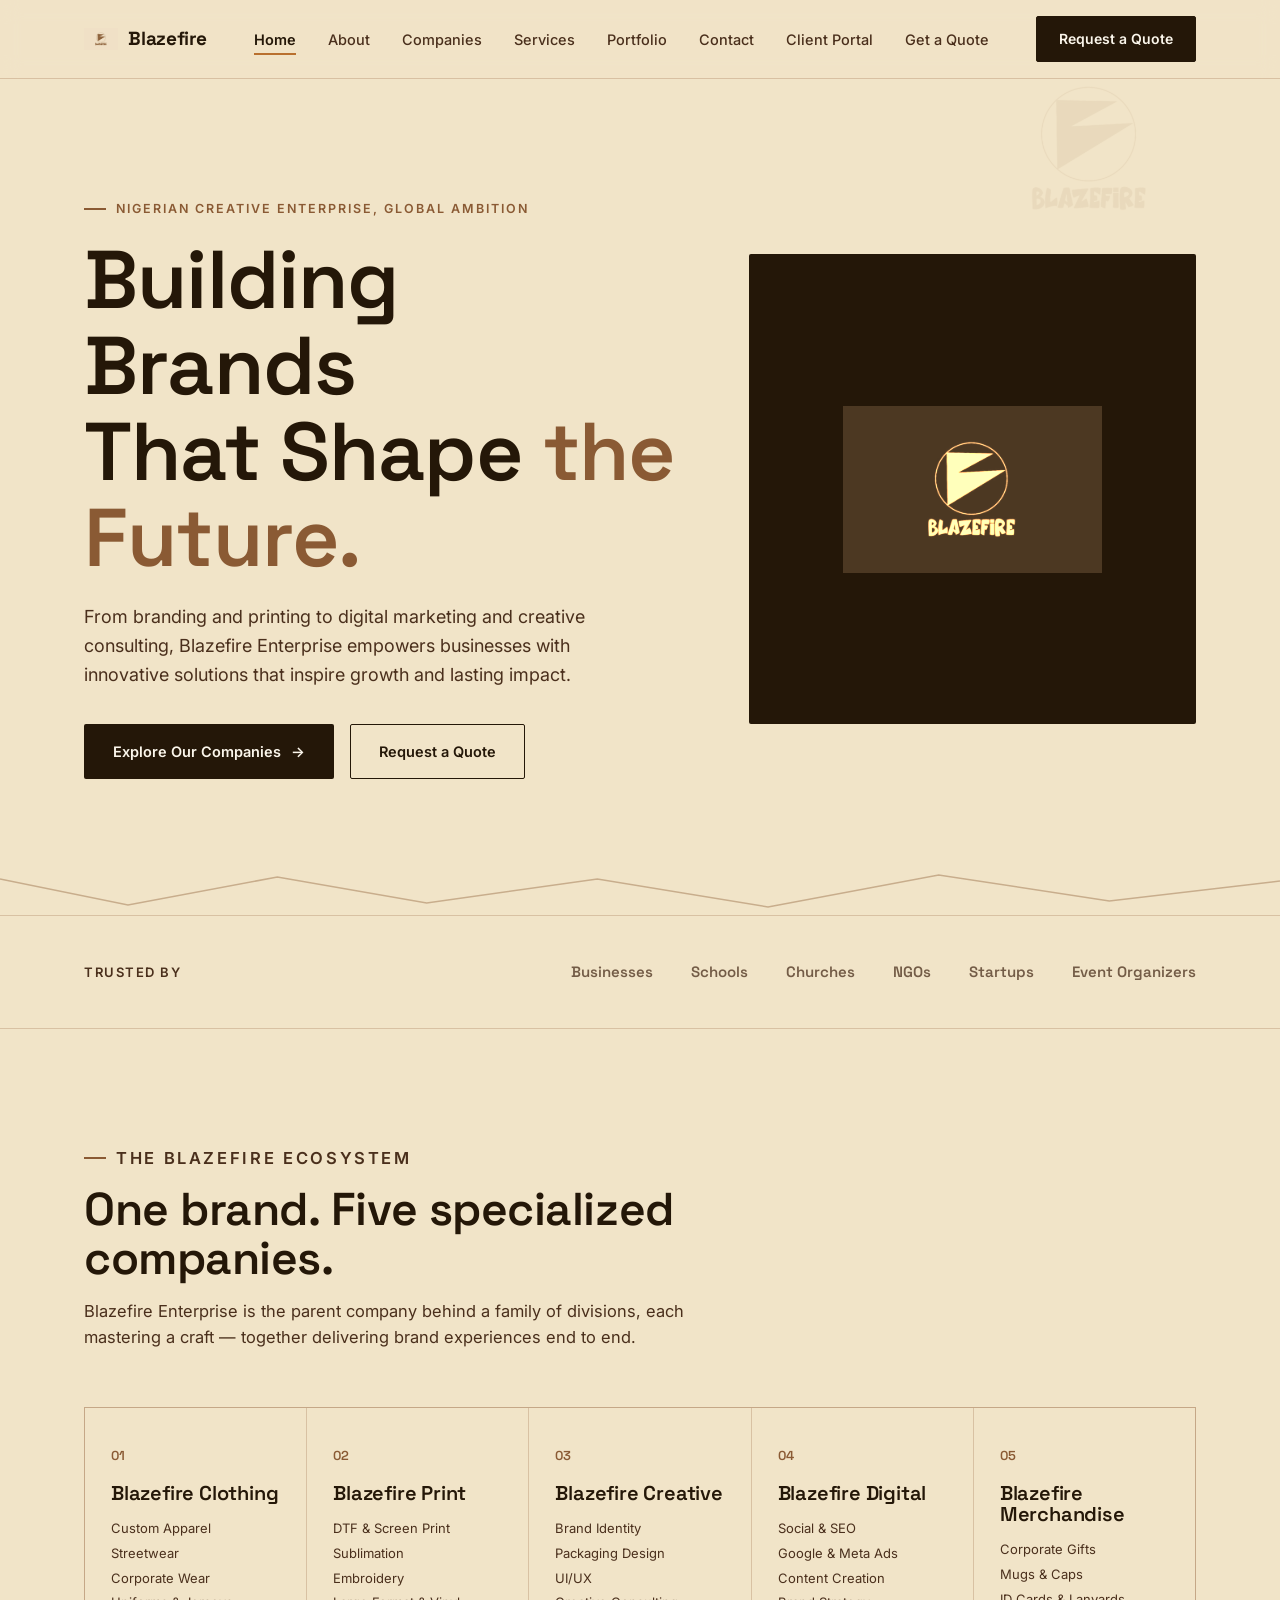
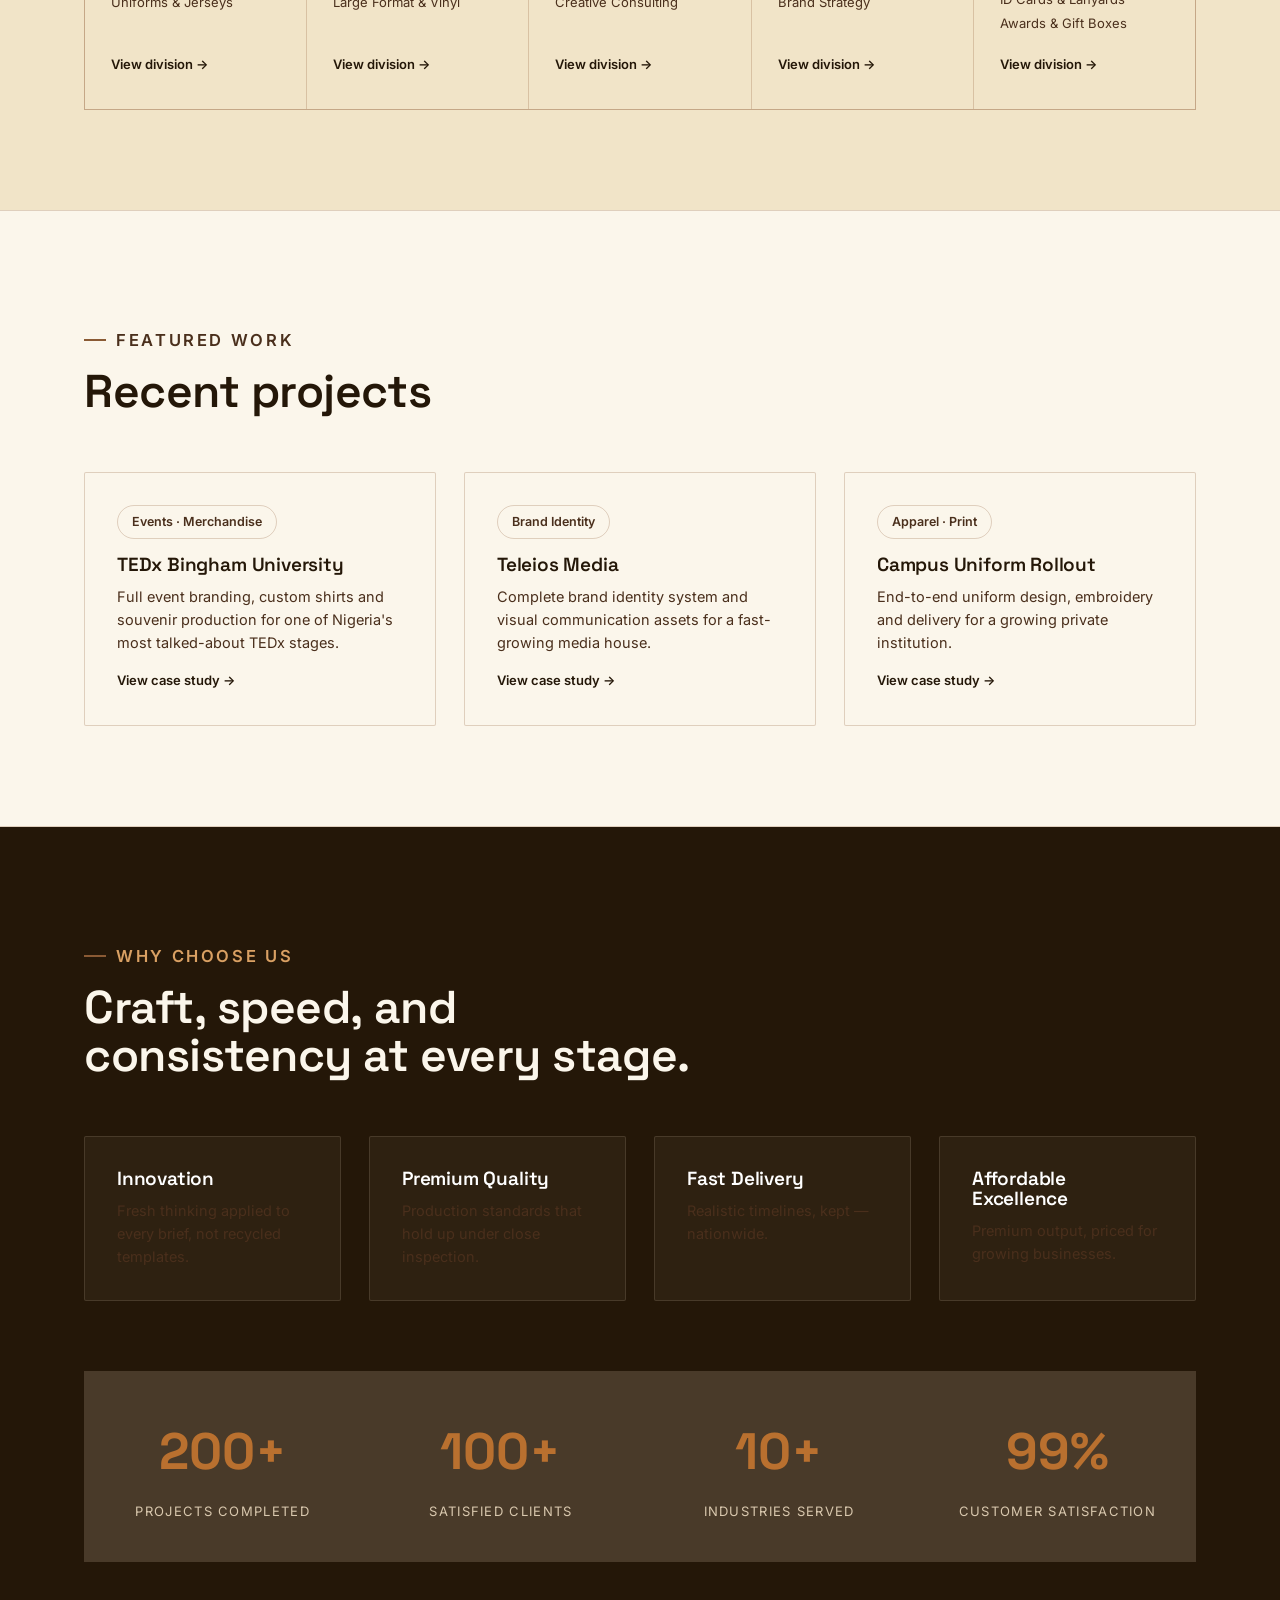
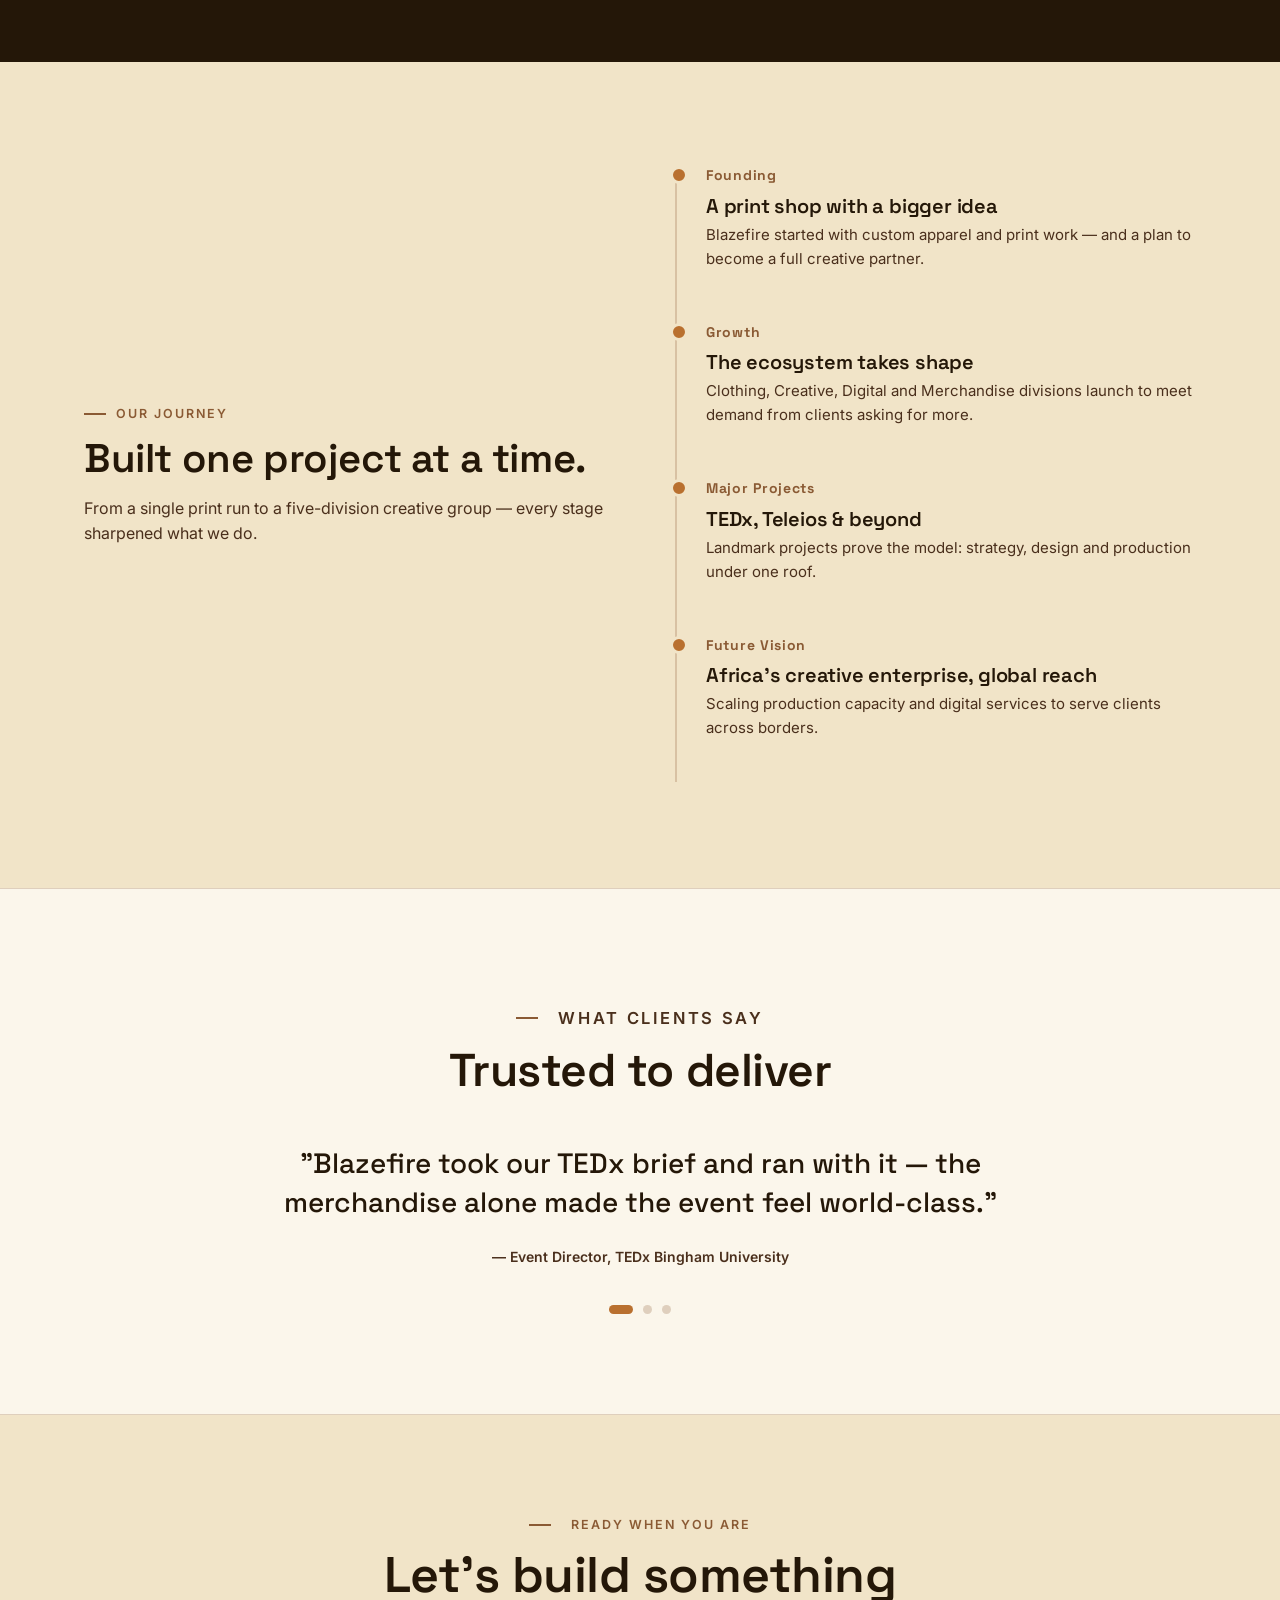
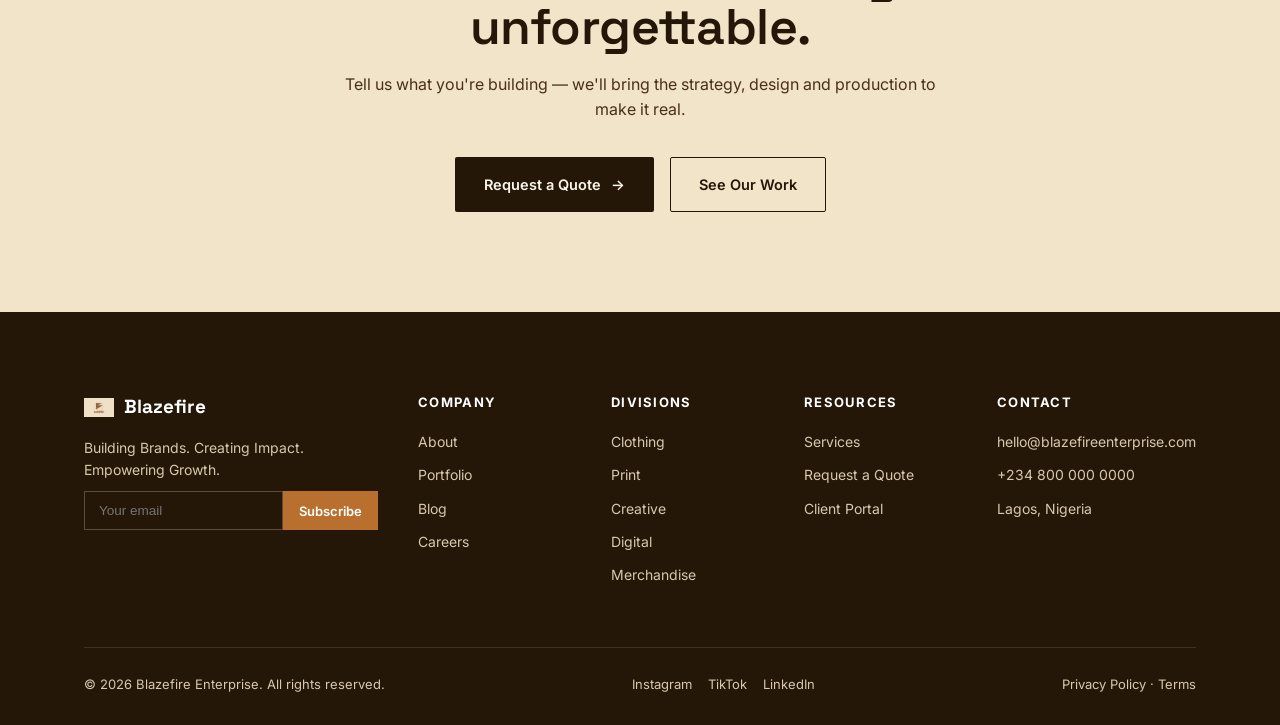
<file: index.html>
<!DOCTYPE html>
<html lang="en">
<head>
<meta charset="UTF-8">
<meta name="viewport" content="width=device-width, initial-scale=1.0">
<title>Blazefire Enterprise — Building Brands. Creating Impact. Empowering Growth.</title>
<meta name="description" content="Blazefire Enterprise is a Nigerian creative business group spanning branding, printing, apparel, merchandise and digital marketing — building brands across Africa and beyond.">
<meta property="og:title" content="Blazefire Enterprise">
<meta property="og:description" content="Building Brands. Creating Impact. Empowering Growth.">
<link rel="icon" href="assets/logo.jpeg">
<link rel="manifest" href="manifest.json">
<link rel="apple-touch-icon" href="assets/icon-192.png">
<meta name="theme-color" content="#241708">
<link rel="stylesheet" href="assets/style.css">
</head>
<body>

<nav class="nav">
  <div class="nav-inner">
    <a href="index.html" class="nav-brand"><img src="assets/logo.jpeg" alt="Blazefire Enterprise logo"> Blazefire</a>
    <div class="nav-links">
      <a href="index.html" class="active">Home</a>
      <a href="about.html">About</a>
      <a href="companies.html">Companies</a>
      <a href="services.html">Services</a>
      <a href="portfolio.html">Portfolio</a>
      <a href="contact.html">Contact</a>
      <a href="portal.html">Client Portal</a>
      <a href="contact.html" class="nav-cta-mobile">Get a Quote</a>
    </div>
    <a href="contact.html" class="nav-cta">Request a Quote</a>
    <button class="nav-toggle" aria-label="Toggle menu" aria-expanded="false">
      <svg width="24" height="24" viewBox="0 0 24 24" fill="none"><path d="M3 6H21M3 12H21M3 18H21" stroke="#241708" stroke-width="2" stroke-linecap="round"/></svg>
    </button>
  </div>
</nav>

<header class="hero">
  <img src="assets/logo.jpeg" class="hero-mark" alt="">
  <div class="reveal in">
    <p class="eyebrow">Nigerian creative enterprise, global ambition</p>
    <h1>Building Brands<br>That Shape <em>the Future.</em></h1>
    <p class="lead">From branding and printing to digital marketing and creative consulting, Blazefire Enterprise empowers businesses with innovative solutions that inspire growth and lasting impact.</p>
    <div class="hero-actions">
      <a href="companies.html" class="btn btn-primary">Explore Our Companies <span class="btn-arrow">→</span></a>
      <a href="contact.html" class="btn btn-outline">Request a Quote</a>
    </div>
  </div>
  <div class="hero-visual reveal in">
    <img src="assets/logo.jpeg" alt="Blazefire mark">
  </div>
</header>

<div class="cut-edge" aria-hidden="true">
  <svg viewBox="0 0 1200 46" preserveAspectRatio="none"><polyline points="0,10 120,36 260,8 400,34 560,10 720,38 880,6 1040,32 1200,12" fill="none" stroke="#8A5A34" stroke-width="1.5" opacity="0.4"/></svg>
</div>

<section class="trust-strip">
  <div class="container">
    <span class="label">Trusted by</span>
    <div class="trust-row">
      <span>Businesses</span><span>Schools</span><span>Churches</span><span>NGOs</span><span>Startups</span><span>Event Organizers</span>
    </div>
  </div>
</section>

<section id="companies">
  <div class="container">
    <div class="section-head reveal">
      <p class="eyebrow">The Blazefire Ecosystem</p>
      <h2>One brand. Five specialized companies.</h2>
      <p>Blazefire Enterprise is the parent company behind a family of divisions, each mastering a craft — together delivering brand experiences end to end.</p>
    </div>
  </div>
  <div class="container reveal">
    <div class="eco-grid">
      <div class="eco-card">
        <div><span class="eco-num">01</span>
          <h3>Blazefire Clothing</h3>
          <ul class="eco-tags"><li>Custom Apparel</li><li>Streetwear</li><li>Corporate Wear</li><li>Uniforms & Jerseys</li></ul>
        </div>
        <a href="companies.html#clothing" class="eco-link">View division →</a>
      </div>
      <div class="eco-card">
        <div><span class="eco-num">02</span>
          <h3>Blazefire Print</h3>
          <ul class="eco-tags"><li>DTF & Screen Print</li><li>Sublimation</li><li>Embroidery</li><li>Large Format & Vinyl</li></ul>
        </div>
        <a href="companies.html#print" class="eco-link">View division →</a>
      </div>
      <div class="eco-card">
        <div><span class="eco-num">03</span>
          <h3>Blazefire Creative</h3>
          <ul class="eco-tags"><li>Brand Identity</li><li>Packaging Design</li><li>UI/UX</li><li>Creative Consulting</li></ul>
        </div>
        <a href="companies.html#creative" class="eco-link">View division →</a>
      </div>
      <div class="eco-card">
        <div><span class="eco-num">04</span>
          <h3>Blazefire Digital</h3>
          <ul class="eco-tags"><li>Social & SEO</li><li>Google & Meta Ads</li><li>Content Creation</li><li>Brand Strategy</li></ul>
        </div>
        <a href="companies.html#digital" class="eco-link">View division →</a>
      </div>
      <div class="eco-card">
        <div><span class="eco-num">05</span>
          <h3>Blazefire Merchandise</h3>
          <ul class="eco-tags"><li>Corporate Gifts</li><li>Mugs & Caps</li><li>ID Cards & Lanyards</li><li>Awards & Gift Boxes</li></ul>
        </div>
        <a href="companies.html#merchandise" class="eco-link">View division →</a>
      </div>
    </div>
  </div>
</section>

<section class="section-alt">
  <div class="container">
    <div class="section-head reveal">
      <p class="eyebrow">Featured Work</p>
      <h2>Recent projects</h2>
    </div>
    <div class="card-grid reveal">
      <div class="card">
        <span class="pill">Events · Merchandise</span>
        <h3 style="margin-top:16px;">TEDx Bingham University</h3>
        <p>Full event branding, custom shirts and souvenir production for one of Nigeria's most talked-about TEDx stages.</p>
        <a href="portfolio.html" class="eco-link" style="margin-top:16px; display:inline-flex;">View case study →</a>
      </div>
      <div class="card">
        <span class="pill">Brand Identity</span>
        <h3 style="margin-top:16px;">Teleios Media</h3>
        <p>Complete brand identity system and visual communication assets for a fast-growing media house.</p>
        <a href="portfolio.html" class="eco-link" style="margin-top:16px; display:inline-flex;">View case study →</a>
      </div>
      <div class="card">
        <span class="pill">Apparel · Print</span>
        <h3 style="margin-top:16px;">Campus Uniform Rollout</h3>
        <p>End-to-end uniform design, embroidery and delivery for a growing private institution.</p>
        <a href="portfolio.html" class="eco-link" style="margin-top:16px; display:inline-flex;">View case study →</a>
      </div>
    </div>
  </div>
</section>

<section class="section-dark">
  <div class="container">
    <div class="section-head reveal">
      <p class="eyebrow" style="color:#D9A063;">Why Choose Us</p>
      <h2>Craft, speed, and consistency at every stage.</h2>
    </div>
    <div class="card-grid reveal" style="grid-template-columns:repeat(4,1fr);">
      <div class="card" style="background:rgba(217,200,174,0.06); border-color:rgba(217,200,174,0.15);">
        <h3 style="color:#fff;">Innovation</h3><p>Fresh thinking applied to every brief, not recycled templates.</p>
      </div>
      <div class="card" style="background:rgba(217,200,174,0.06); border-color:rgba(217,200,174,0.15);">
        <h3 style="color:#fff;">Premium Quality</h3><p>Production standards that hold up under close inspection.</p>
      </div>
      <div class="card" style="background:rgba(217,200,174,0.06); border-color:rgba(217,200,174,0.15);">
        <h3 style="color:#fff;">Fast Delivery</h3><p>Realistic timelines, kept — nationwide.</p>
      </div>
      <div class="card" style="background:rgba(217,200,174,0.06); border-color:rgba(217,200,174,0.15);">
        <h3 style="color:#fff;">Affordable Excellence</h3><p>Premium output, priced for growing businesses.</p>
      </div>
    </div>
  </div>
  <div class="container reveal" style="margin-top:70px;">
    <div class="stats-grid">
      <div class="stat"><div class="num">200+</div><div class="lbl">Projects Completed</div></div>
      <div class="stat"><div class="num">100+</div><div class="lbl">Satisfied Clients</div></div>
      <div class="stat"><div class="num">10+</div><div class="lbl">Industries Served</div></div>
      <div class="stat"><div class="num">99%</div><div class="lbl">Customer Satisfaction</div></div>
    </div>
  </div>
</section>

<section>
  <div class="container two-col">
    <div class="reveal">
      <p class="eyebrow">Our Journey</p>
      <h2 style="font-size:clamp(28px,3.6vw,40px); margin-top:14px;">Built one project at a time.</h2>
      <p style="color:var(--umber); margin-top:16px;">From a single print run to a five-division creative group — every stage sharpened what we do.</p>
    </div>
    <div class="timeline reveal">
      <div class="tl-item"><span class="tl-year">Founding</span><h4>A print shop with a bigger idea</h4><p>Blazefire started with custom apparel and print work — and a plan to become a full creative partner.</p></div>
      <div class="tl-item"><span class="tl-year">Growth</span><h4>The ecosystem takes shape</h4><p>Clothing, Creative, Digital and Merchandise divisions launch to meet demand from clients asking for more.</p></div>
      <div class="tl-item"><span class="tl-year">Major Projects</span><h4>TEDx, Teleios & beyond</h4><p>Landmark projects prove the model: strategy, design and production under one roof.</p></div>
      <div class="tl-item"><span class="tl-year">Future Vision</span><h4>Africa's creative enterprise, global reach</h4><p>Scaling production capacity and digital services to serve clients across borders.</p></div>
    </div>
  </div>
</section>

<section class="section-alt">
  <div class="container">
    <div class="section-head reveal" style="margin:0 auto 50px; text-align:center;">
      <p class="eyebrow" style="justify-content:center;"><span></span>What Clients Say</p>
      <h2>Trusted to deliver</h2>
    </div>
    <div class="testi-track reveal">
      <div class="testi-slide active">
        <p>"Blazefire took our TEDx brief and ran with it — the merchandise alone made the event feel world-class."</p>
        <div class="who">— Event Director, TEDx Bingham University</div>
      </div>
      <div class="testi-slide">
        <p>"They didn't just design our brand identity, they understood exactly who we were trying to reach."</p>
        <div class="who">— Founder, Teleios Media</div>
      </div>
      <div class="testi-slide">
        <p>"Fast turnaround, sharp print quality, and a team that actually answers the phone. Rare combination."</p>
        <div class="who">— Operations Lead, Campus Uniform Project</div>
      </div>
    </div>
    <div class="testi-dots">
      <button class="active" aria-label="Testimonial 1"></button>
      <button aria-label="Testimonial 2"></button>
      <button aria-label="Testimonial 3"></button>
    </div>
  </div>
</section>

<section>
  <div class="container" style="text-align:center; max-width:760px;">
    <div class="reveal">
      <p class="eyebrow" style="justify-content:center;"><span></span>Ready when you are</p>
      <h2 style="font-size:clamp(30px,4.4vw,50px); margin-top:14px;">Let's build something unforgettable.</h2>
      <p style="color:var(--umber); margin:18px 0 34px;">Tell us what you're building — we'll bring the strategy, design and production to make it real.</p>
      <div class="hero-actions" style="justify-content:center;">
        <a href="contact.html" class="btn btn-primary">Request a Quote <span class="btn-arrow">→</span></a>
        <a href="portfolio.html" class="btn btn-outline">See Our Work</a>
      </div>
    </div>
  </div>
</section>

<footer>
  <div class="container">
    <div class="footer-grid">
      <div>
        <div class="footer-brand"><img src="assets/logo.jpeg" alt=""> Blazefire</div>
        <p style="font-size:14px; max-width:32ch;">Building Brands. Creating Impact. Empowering Growth.</p>
        <div class="newsletter">
          <input type="email" placeholder="Your email" aria-label="Email for newsletter">
          <button>Subscribe</button>
        </div>
      </div>
      <div><h5>Company</h5><ul><li><a href="about.html">About</a></li><li><a href="portfolio.html">Portfolio</a></li><li><a href="blog.html">Blog</a></li><li><a href="careers.html">Careers</a></li></ul></div>
      <div><h5>Divisions</h5><ul><li><a href="companies.html#clothing">Clothing</a></li><li><a href="companies.html#print">Print</a></li><li><a href="companies.html#creative">Creative</a></li><li><a href="companies.html#digital">Digital</a></li><li><a href="companies.html#merchandise">Merchandise</a></li></ul></div>
      <div><h5>Resources</h5><ul><li><a href="services.html">Services</a></li><li><a href="contact.html">Request a Quote</a></li><li><a href="portal.html">Client Portal</a></li></ul></div>
      <div><h5>Contact</h5><ul><li>hello@blazefireenterprise.com</li><li>+234 800 000 0000</li><li>Lagos, Nigeria</li></ul></div>
    </div>
    <div class="footer-bottom">
      <span>© 2026 Blazefire Enterprise. All rights reserved.</span>
      <div class="social-row">
        <a href="#" aria-label="Instagram">Instagram</a>
        <a href="#" aria-label="TikTok">TikTok</a>
        <a href="#" aria-label="LinkedIn">LinkedIn</a>
      </div>
      <div><a href="#">Privacy Policy</a> · <a href="#">Terms</a></div>
    </div>
  </div>
</footer>

<script src="assets/main.js"></script>
</body>
</html>
</file>
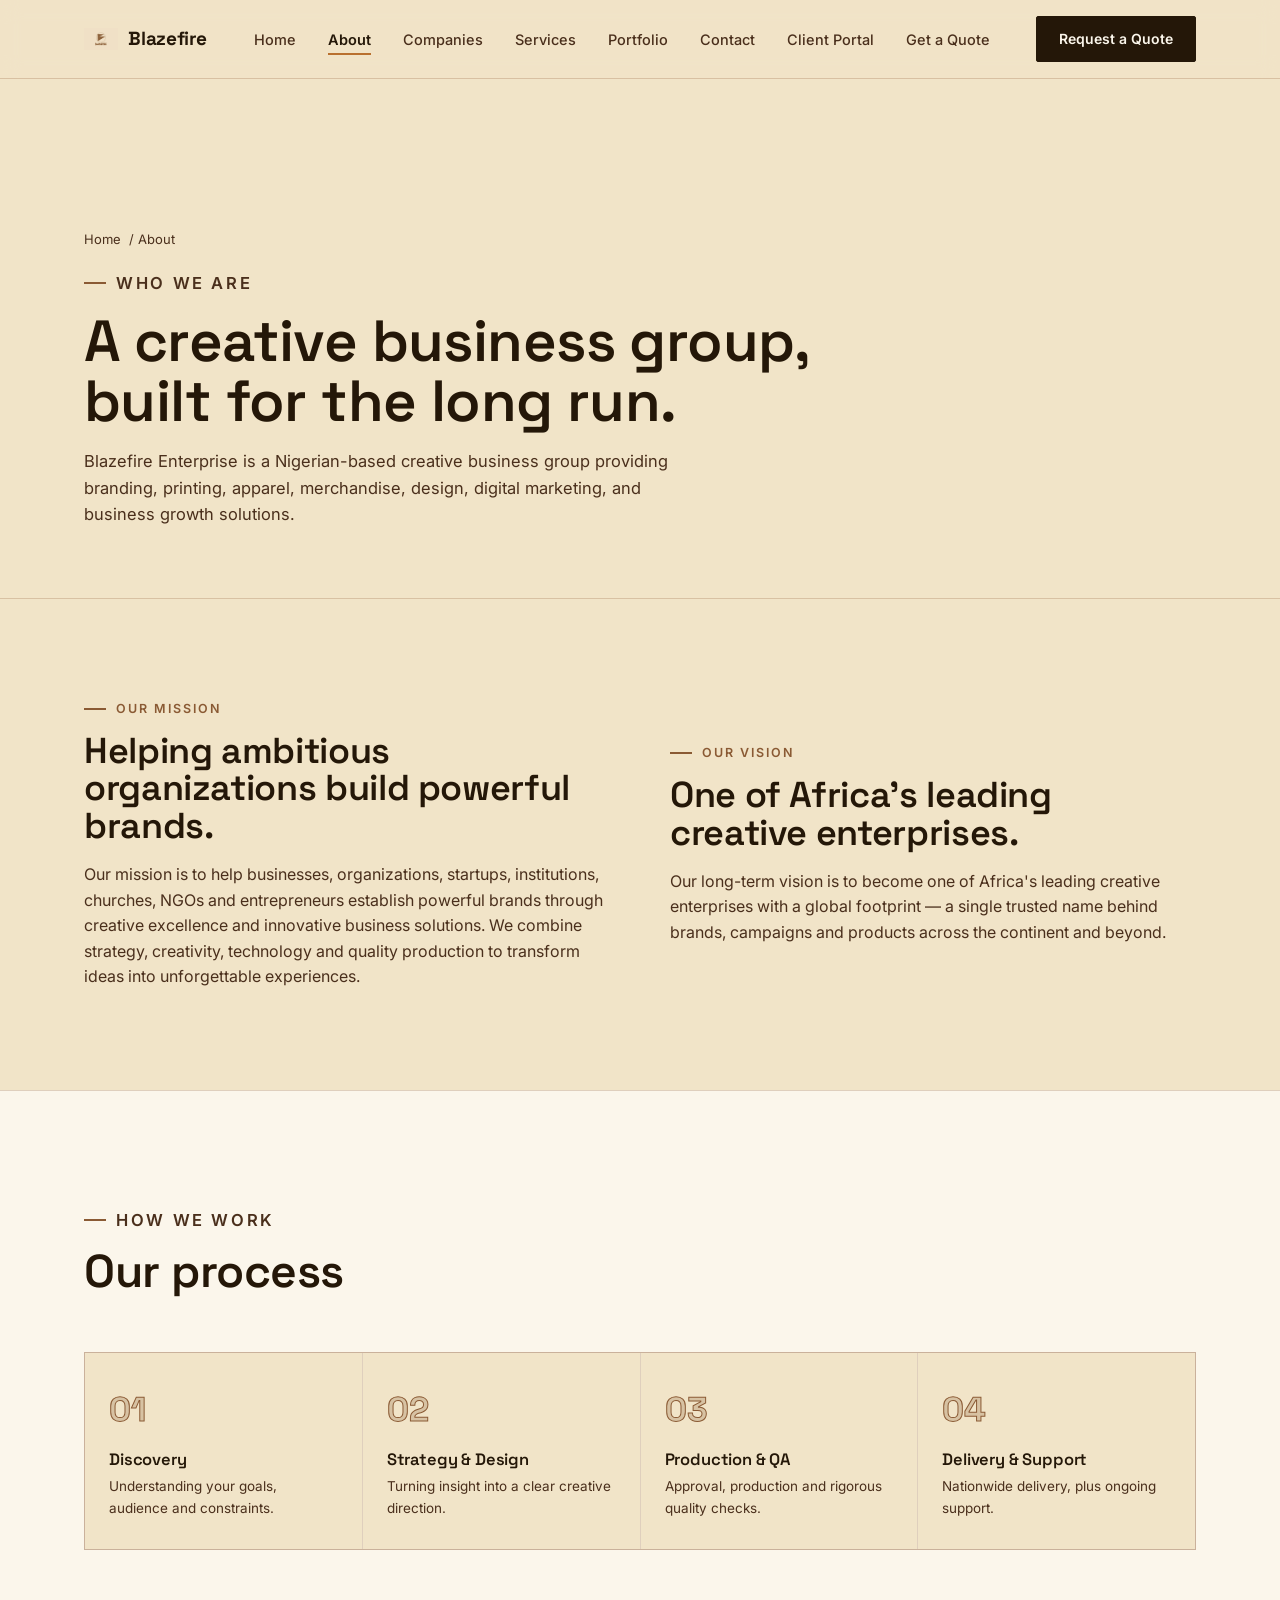
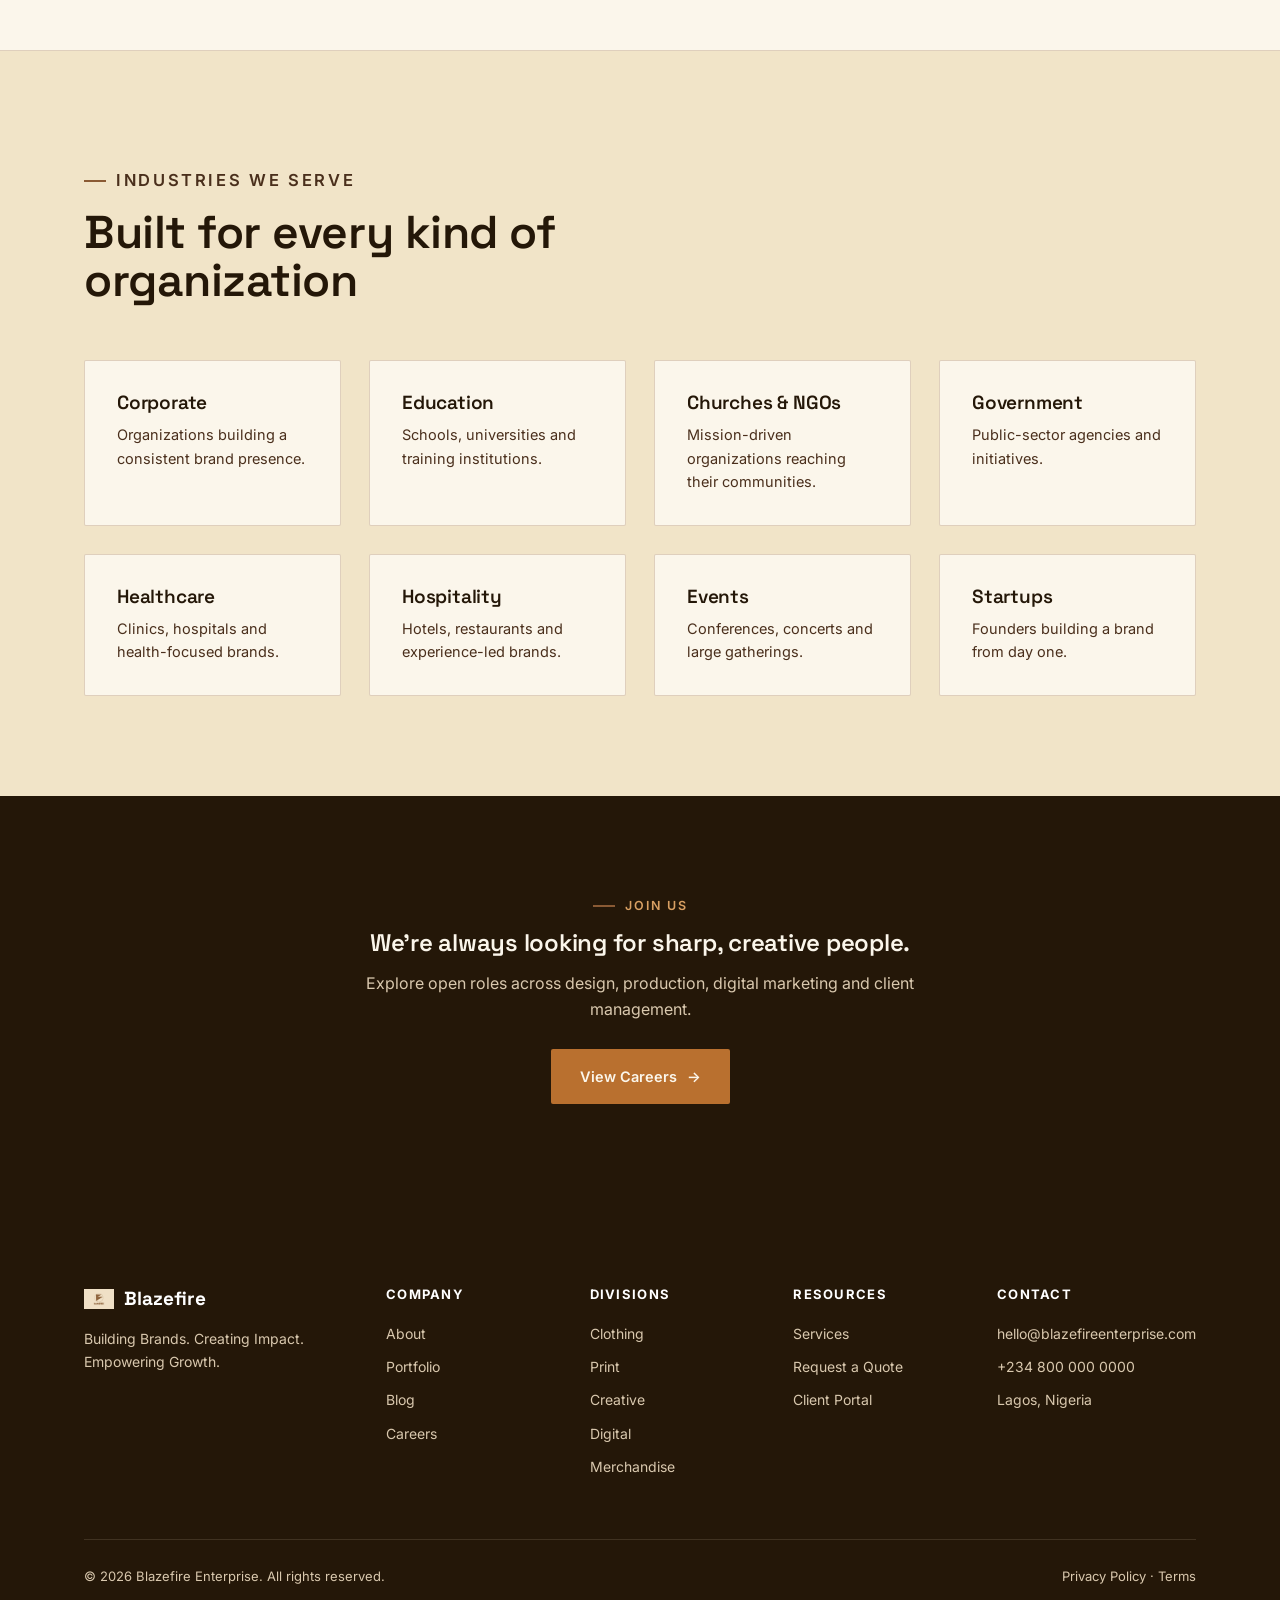
<file: about.html>
<!DOCTYPE html>
<html lang="en">
<head>
<meta charset="UTF-8">
<meta name="viewport" content="width=device-width, initial-scale=1.0">
<title>About — Blazefire Enterprise</title>
<link rel="icon" href="assets/logo.jpeg">
<link rel="manifest" href="manifest.json">
<link rel="apple-touch-icon" href="assets/icon-192.png">
<meta name="theme-color" content="#241708">
<link rel="stylesheet" href="assets/style.css">
</head>
<body>
<nav class="nav">
  <div class="nav-inner">
    <a href="index.html" class="nav-brand"><img src="assets/logo.jpeg" alt="Blazefire Enterprise logo"> Blazefire</a>
    <div class="nav-links">
      <a href="index.html">Home</a>
      <a href="about.html" class="active">About</a>
      <a href="companies.html">Companies</a>
      <a href="services.html">Services</a>
      <a href="portfolio.html">Portfolio</a>
      <a href="contact.html">Contact</a>
      <a href="portal.html">Client Portal</a>
      <a href="contact.html" class="nav-cta-mobile">Get a Quote</a>
    </div>
    <a href="contact.html" class="nav-cta">Request a Quote</a>
    <button class="nav-toggle" aria-label="Toggle menu"><svg width="24" height="24" viewBox="0 0 24 24" fill="none"><path d="M3 6H21M3 12H21M3 18H21" stroke="#241708" stroke-width="2" stroke-linecap="round"/></svg></button>
  </div>
</nav>

<header class="page-header">
  <div class="container">
    <div class="breadcrumb"><a href="index.html">Home</a> / About</div>
    <p class="eyebrow">Who we are</p>
    <h1>A creative business group,<br>built for the long run.</h1>
    <p>Blazefire Enterprise is a Nigerian-based creative business group providing branding, printing, apparel, merchandise, design, digital marketing, and business growth solutions.</p>
  </div>
</header>

<section>
  <div class="container two-col reveal">
    <div>
      <p class="eyebrow">Our Mission</p>
      <h2 style="font-size:clamp(26px,3.4vw,36px); margin-top:14px;">Helping ambitious organizations build powerful brands.</h2>
      <p style="color:var(--umber); margin-top:16px;">Our mission is to help businesses, organizations, startups, institutions, churches, NGOs and entrepreneurs establish powerful brands through creative excellence and innovative business solutions. We combine strategy, creativity, technology and quality production to transform ideas into unforgettable experiences.</p>
    </div>
    <div>
      <p class="eyebrow">Our Vision</p>
      <h2 style="font-size:clamp(26px,3.4vw,36px); margin-top:14px;">One of Africa's leading creative enterprises.</h2>
      <p style="color:var(--umber); margin-top:16px;">Our long-term vision is to become one of Africa's leading creative enterprises with a global footprint — a single trusted name behind brands, campaigns and products across the continent and beyond.</p>
    </div>
  </div>
</section>

<section class="section-alt">
  <div class="container">
    <div class="section-head reveal"><p class="eyebrow">How We Work</p><h2>Our process</h2></div>
    <div class="process-strip reveal">
      <div class="process-step"><span class="pn">01</span><h4>Discovery</h4><p>Understanding your goals, audience and constraints.</p></div>
      <div class="process-step"><span class="pn">02</span><h4>Strategy & Design</h4><p>Turning insight into a clear creative direction.</p></div>
      <div class="process-step"><span class="pn">03</span><h4>Production & QA</h4><p>Approval, production and rigorous quality checks.</p></div>
      <div class="process-step"><span class="pn">04</span><h4>Delivery & Support</h4><p>Nationwide delivery, plus ongoing support.</p></div>
    </div>
  </div>
</section>

<section>
  <div class="container">
    <div class="section-head reveal"><p class="eyebrow">Industries We Serve</p><h2>Built for every kind of organization</h2></div>
    <div class="card-grid reveal" style="grid-template-columns:repeat(4,1fr);">
      <div class="card"><h3>Corporate</h3><p>Organizations building a consistent brand presence.</p></div>
      <div class="card"><h3>Education</h3><p>Schools, universities and training institutions.</p></div>
      <div class="card"><h3>Churches & NGOs</h3><p>Mission-driven organizations reaching their communities.</p></div>
      <div class="card"><h3>Government</h3><p>Public-sector agencies and initiatives.</p></div>
      <div class="card"><h3>Healthcare</h3><p>Clinics, hospitals and health-focused brands.</p></div>
      <div class="card"><h3>Hospitality</h3><p>Hotels, restaurants and experience-led brands.</p></div>
      <div class="card"><h3>Events</h3><p>Conferences, concerts and large gatherings.</p></div>
      <div class="card"><h3>Startups</h3><p>Founders building a brand from day one.</p></div>
    </div>
  </div>
</section>

<section class="section-dark">
  <div class="container" style="text-align:center; max-width:720px;">
    <p class="eyebrow" style="justify-content:center; color:#D9A063;">Join Us</p>
    <h2 style="margin-top:14px;">We're always looking for sharp, creative people.</h2>
    <p style="margin-top:16px;">Explore open roles across design, production, digital marketing and client management.</p>
    <a href="careers.html" class="btn btn-primary" style="margin-top:26px; background:var(--ochre-bright);">View Careers <span class="btn-arrow">→</span></a>
  </div>
</section>

<footer>
  <div class="container">
    <div class="footer-grid">
      <div><div class="footer-brand"><img src="assets/logo.jpeg" alt=""> Blazefire</div><p style="font-size:14px; max-width:32ch;">Building Brands. Creating Impact. Empowering Growth.</p></div>
      <div><h5>Company</h5><ul><li><a href="about.html">About</a></li><li><a href="portfolio.html">Portfolio</a></li><li><a href="blog.html">Blog</a></li><li><a href="careers.html">Careers</a></li></ul></div>
      <div><h5>Divisions</h5><ul><li><a href="companies.html#clothing">Clothing</a></li><li><a href="companies.html#print">Print</a></li><li><a href="companies.html#creative">Creative</a></li><li><a href="companies.html#digital">Digital</a></li><li><a href="companies.html#merchandise">Merchandise</a></li></ul></div>
      <div><h5>Resources</h5><ul><li><a href="services.html">Services</a></li><li><a href="contact.html">Request a Quote</a></li><li><a href="portal.html">Client Portal</a></li></ul></div>
      <div><h5>Contact</h5><ul><li>hello@blazefireenterprise.com</li><li>+234 800 000 0000</li><li>Lagos, Nigeria</li></ul></div>
    </div>
    <div class="footer-bottom"><span>© 2026 Blazefire Enterprise. All rights reserved.</span><div><a href="#">Privacy Policy</a> · <a href="#">Terms</a></div></div>
  </div>
</footer>
<script src="assets/main.js"></script>
</body>
</html>
</file>
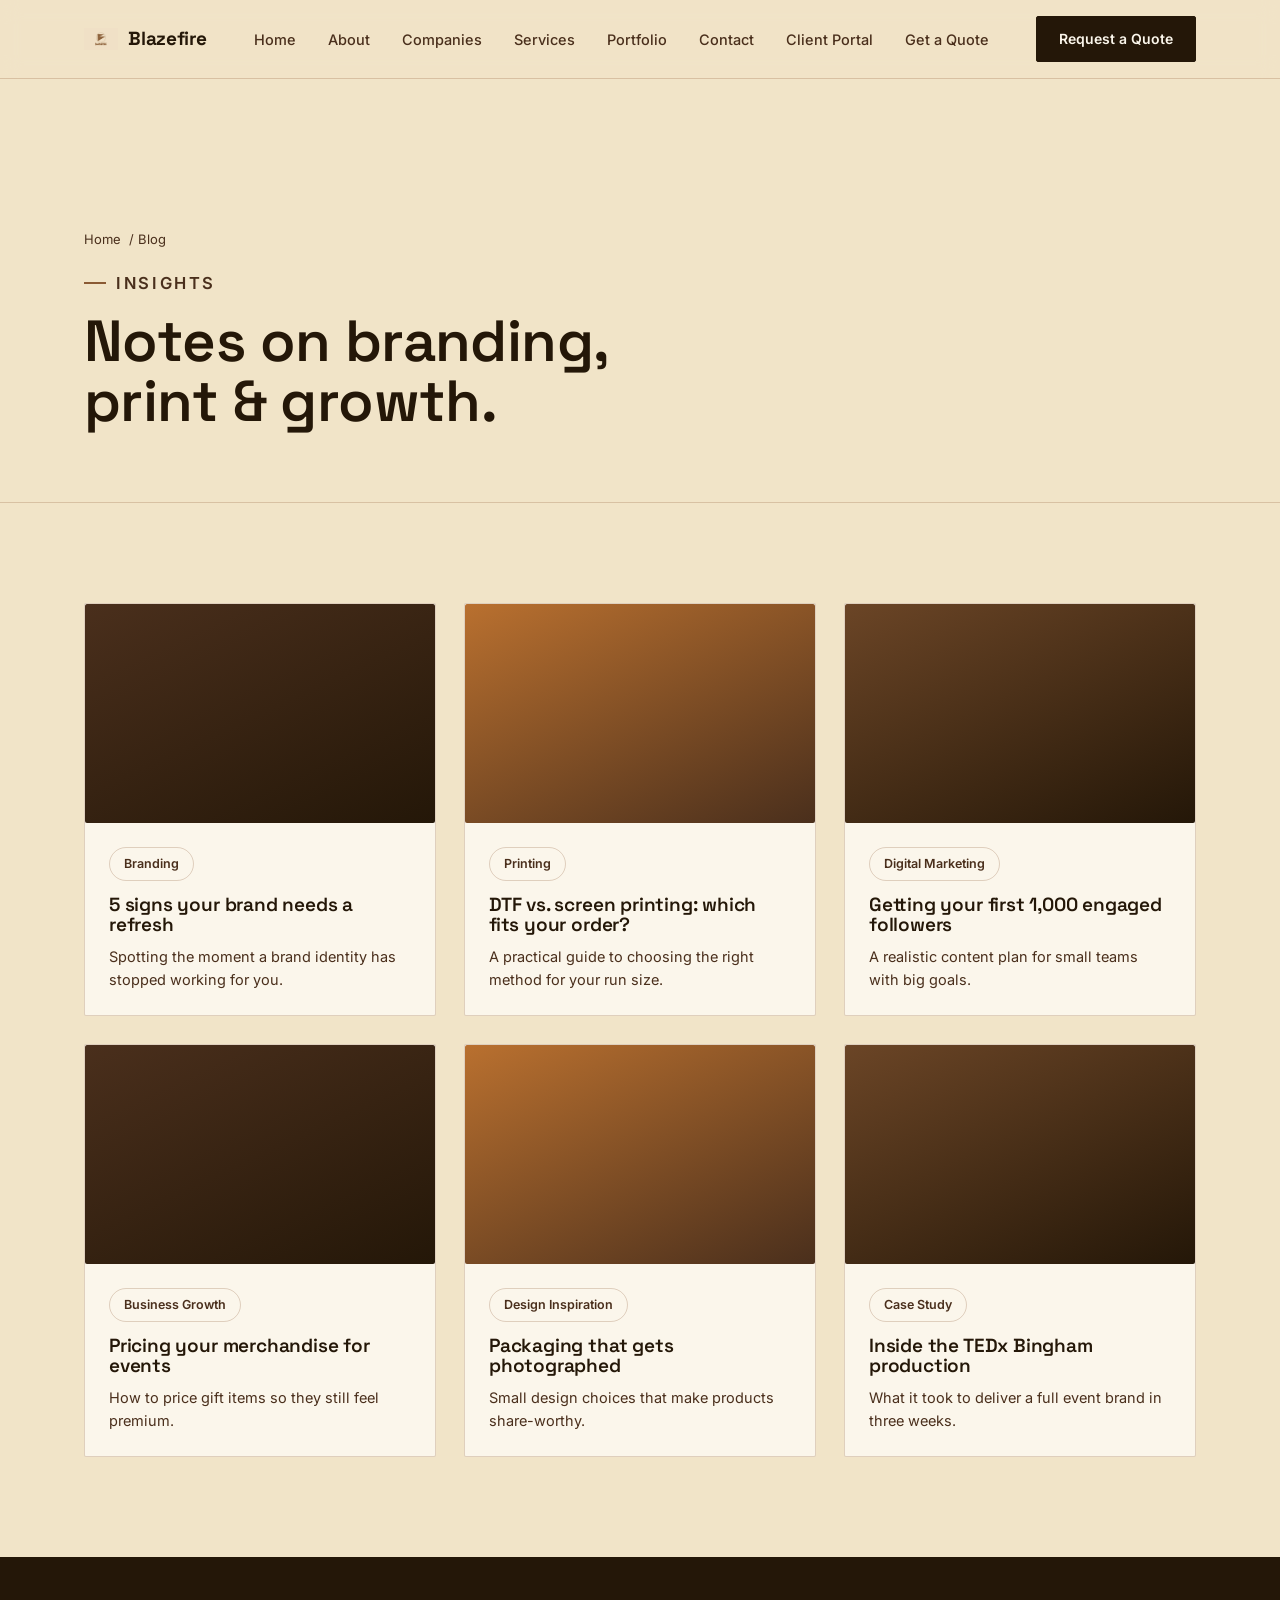
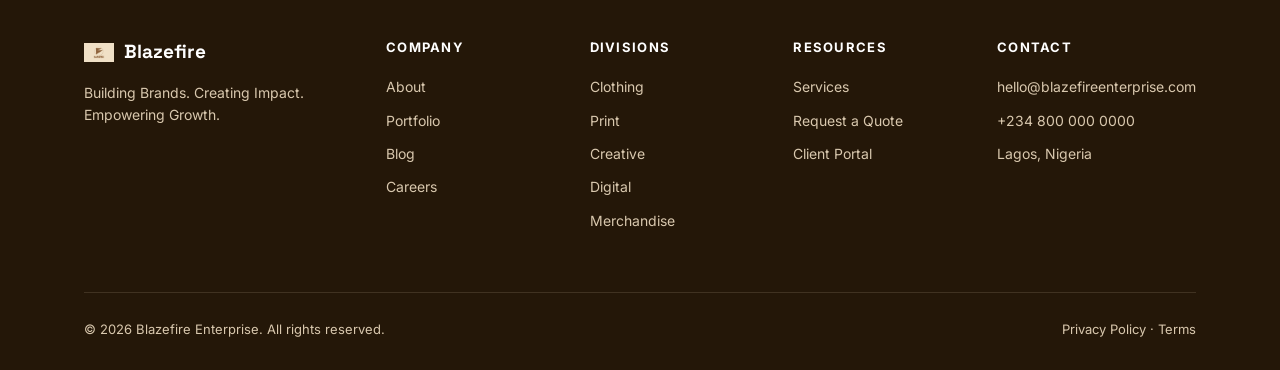
<file: blog.html>
<!DOCTYPE html>
<html lang="en">
<head>
<meta charset="UTF-8">
<meta name="viewport" content="width=device-width, initial-scale=1.0">
<title>Blog — Blazefire Enterprise</title>
<link rel="icon" href="assets/logo.jpeg">
<link rel="manifest" href="manifest.json">
<link rel="apple-touch-icon" href="assets/icon-192.png">
<meta name="theme-color" content="#241708">
<link rel="stylesheet" href="assets/style.css">
<style>.blog-tile{aspect-ratio:16/10; background:linear-gradient(155deg, var(--umber), var(--espresso)); border-radius:var(--radius);} .blog-tile.b2{background:linear-gradient(155deg, var(--ochre-bright), var(--umber));} .blog-tile.b3{background:linear-gradient(155deg, #6b4526, #241708);}</style>
</head>
<body>
<nav class="nav">
  <div class="nav-inner">
    <a href="index.html" class="nav-brand"><img src="assets/logo.jpeg" alt="Blazefire Enterprise logo"> Blazefire</a>
    <div class="nav-links">
      <a href="index.html">Home</a><a href="about.html">About</a><a href="companies.html">Companies</a>
      <a href="services.html">Services</a><a href="portfolio.html">Portfolio</a><a href="contact.html">Contact</a>
      <a href="portal.html">Client Portal</a><a href="contact.html" class="nav-cta-mobile">Get a Quote</a>
    </div>
    <a href="contact.html" class="nav-cta">Request a Quote</a>
    <button class="nav-toggle" aria-label="Toggle menu"><svg width="24" height="24" viewBox="0 0 24 24" fill="none"><path d="M3 6H21M3 12H21M3 18H21" stroke="#241708" stroke-width="2" stroke-linecap="round"/></svg></button>
  </div>
</nav>
<header class="page-header">
  <div class="container">
    <div class="breadcrumb"><a href="index.html">Home</a> / Blog</div>
    <p class="eyebrow">Insights</p>
    <h1>Notes on branding,<br>print & growth.</h1>
  </div>
</header>
<section>
  <div class="container card-grid reveal">
    <a href="#" class="card" style="padding:0; overflow:hidden;">
      <div class="blog-tile"></div>
      <div style="padding:24px;"><span class="pill">Branding</span><h3 style="margin-top:14px;">5 signs your brand needs a refresh</h3><p style="margin-top:8px;">Spotting the moment a brand identity has stopped working for you.</p></div>
    </a>
    <a href="#" class="card" style="padding:0; overflow:hidden;">
      <div class="blog-tile b2"></div>
      <div style="padding:24px;"><span class="pill">Printing</span><h3 style="margin-top:14px;">DTF vs. screen printing: which fits your order?</h3><p style="margin-top:8px;">A practical guide to choosing the right method for your run size.</p></div>
    </a>
    <a href="#" class="card" style="padding:0; overflow:hidden;">
      <div class="blog-tile b3"></div>
      <div style="padding:24px;"><span class="pill">Digital Marketing</span><h3 style="margin-top:14px;">Getting your first 1,000 engaged followers</h3><p style="margin-top:8px;">A realistic content plan for small teams with big goals.</p></div>
    </a>
    <a href="#" class="card" style="padding:0; overflow:hidden;">
      <div class="blog-tile"></div>
      <div style="padding:24px;"><span class="pill">Business Growth</span><h3 style="margin-top:14px;">Pricing your merchandise for events</h3><p style="margin-top:8px;">How to price gift items so they still feel premium.</p></div>
    </a>
    <a href="#" class="card" style="padding:0; overflow:hidden;">
      <div class="blog-tile b2"></div>
      <div style="padding:24px;"><span class="pill">Design Inspiration</span><h3 style="margin-top:14px;">Packaging that gets photographed</h3><p style="margin-top:8px;">Small design choices that make products share-worthy.</p></div>
    </a>
    <a href="#" class="card" style="padding:0; overflow:hidden;">
      <div class="blog-tile b3"></div>
      <div style="padding:24px;"><span class="pill">Case Study</span><h3 style="margin-top:14px;">Inside the TEDx Bingham production</h3><p style="margin-top:8px;">What it took to deliver a full event brand in three weeks.</p></div>
    </a>
  </div>
</section>
<footer>
  <div class="container">
    <div class="footer-grid">
      <div><div class="footer-brand"><img src="assets/logo.jpeg" alt=""> Blazefire</div><p style="font-size:14px; max-width:32ch;">Building Brands. Creating Impact. Empowering Growth.</p></div>
      <div><h5>Company</h5><ul><li><a href="about.html">About</a></li><li><a href="portfolio.html">Portfolio</a></li><li><a href="blog.html">Blog</a></li><li><a href="careers.html">Careers</a></li></ul></div>
      <div><h5>Divisions</h5><ul><li><a href="companies.html#clothing">Clothing</a></li><li><a href="companies.html#print">Print</a></li><li><a href="companies.html#creative">Creative</a></li><li><a href="companies.html#digital">Digital</a></li><li><a href="companies.html#merchandise">Merchandise</a></li></ul></div>
      <div><h5>Resources</h5><ul><li><a href="services.html">Services</a></li><li><a href="contact.html">Request a Quote</a></li><li><a href="portal.html">Client Portal</a></li></ul></div>
      <div><h5>Contact</h5><ul><li>hello@blazefireenterprise.com</li><li>+234 800 000 0000</li><li>Lagos, Nigeria</li></ul></div>
    </div>
    <div class="footer-bottom"><span>© 2026 Blazefire Enterprise. All rights reserved.</span><div><a href="#">Privacy Policy</a> · <a href="#">Terms</a></div></div>
  </div>
</footer>
<script src="assets/main.js"></script>
</body>
</html>
</file>
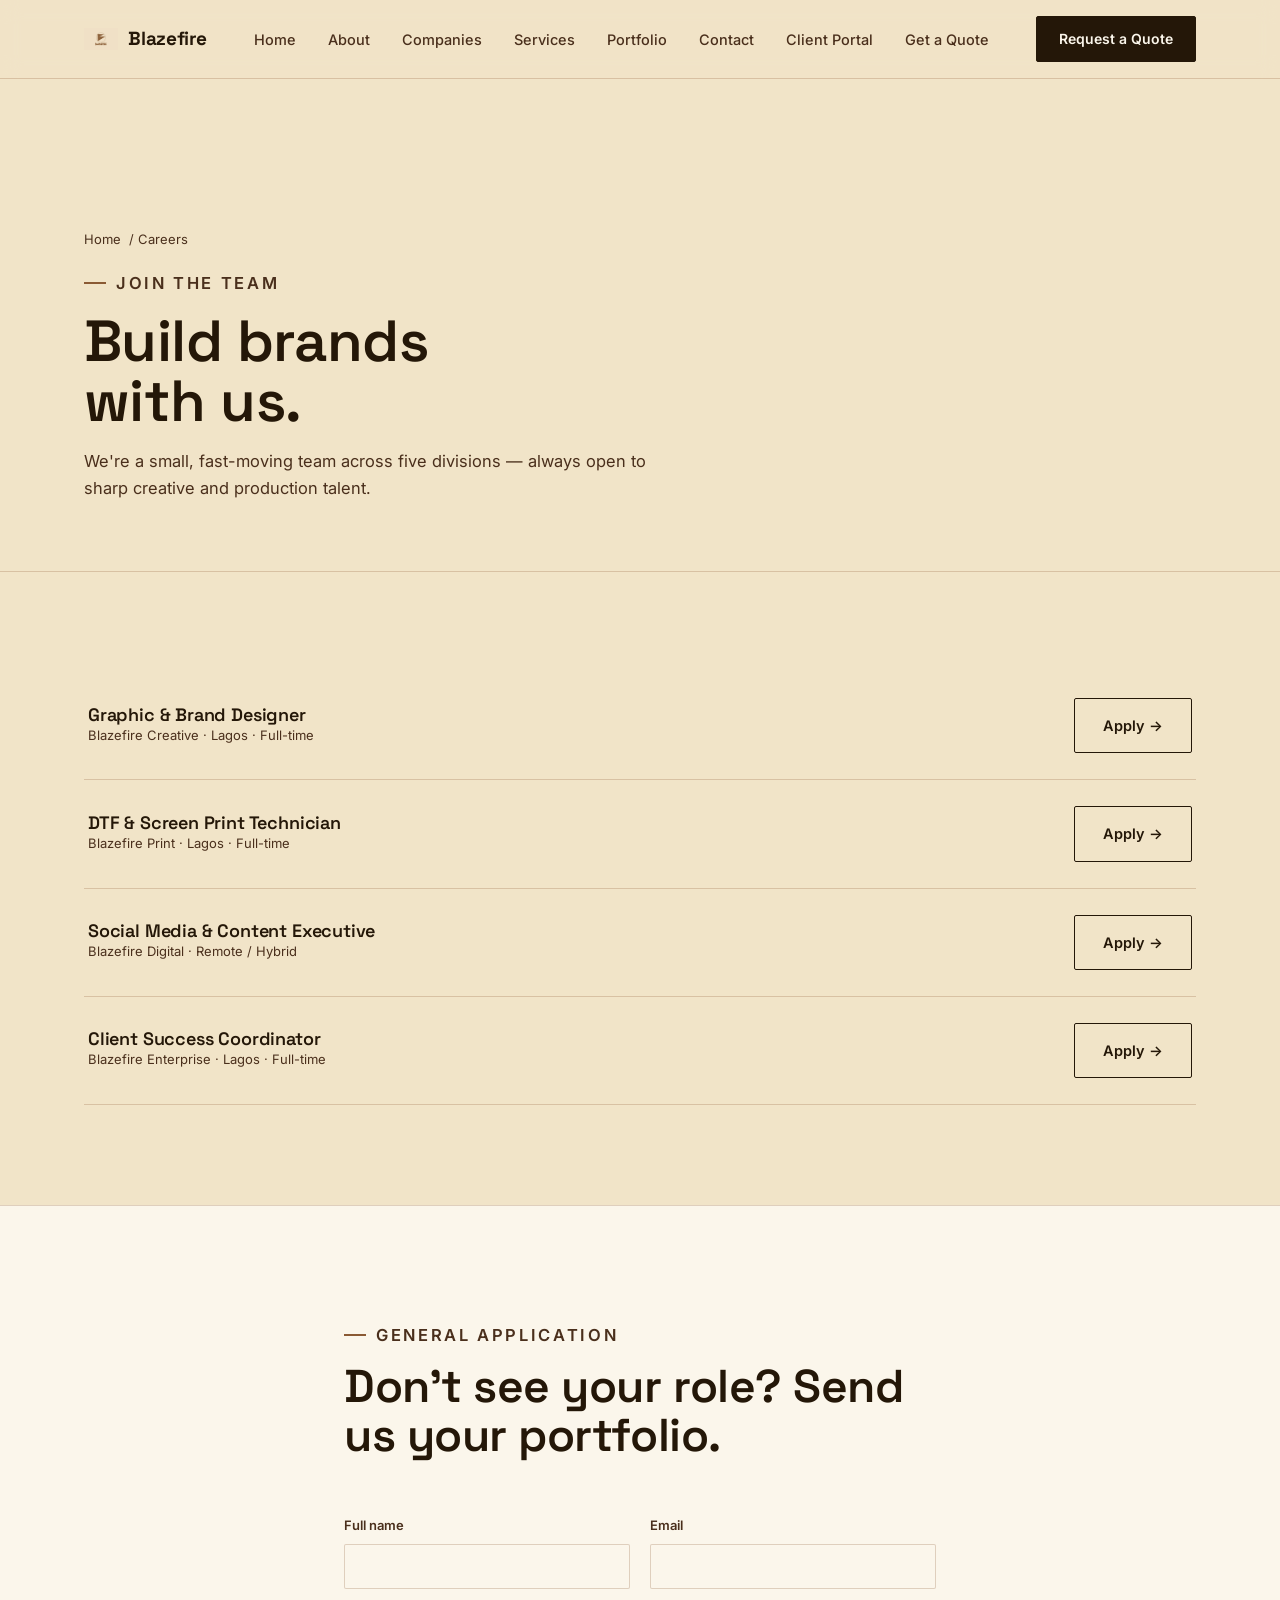
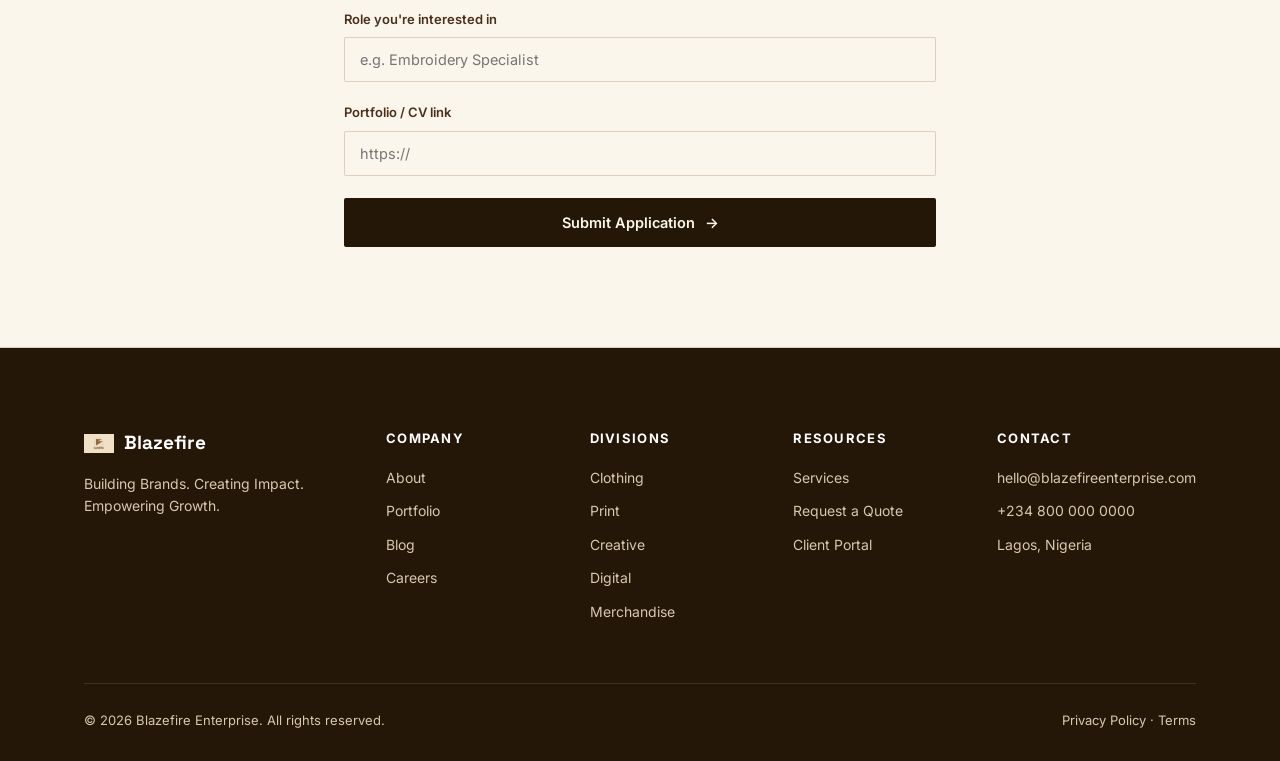
<file: careers.html>
<!DOCTYPE html>
<html lang="en">
<head>
<meta charset="UTF-8">
<meta name="viewport" content="width=device-width, initial-scale=1.0">
<title>Careers — Blazefire Enterprise</title>
<link rel="icon" href="assets/logo.jpeg">
<link rel="manifest" href="manifest.json">
<link rel="apple-touch-icon" href="assets/icon-192.png">
<meta name="theme-color" content="#241708">
<link rel="stylesheet" href="assets/style.css">
<style>.role-row{display:flex; justify-content:space-between; align-items:center; padding:26px 4px; border-bottom:1px solid var(--ochre-line); flex-wrap:wrap; gap:12px;}
.role-row h4{font-size:18px;} .role-meta{font-size:13px; color:var(--umber);}</style>
</head>
<body>
<nav class="nav">
  <div class="nav-inner">
    <a href="index.html" class="nav-brand"><img src="assets/logo.jpeg" alt="Blazefire Enterprise logo"> Blazefire</a>
    <div class="nav-links">
      <a href="index.html">Home</a><a href="about.html">About</a><a href="companies.html">Companies</a>
      <a href="services.html">Services</a><a href="portfolio.html">Portfolio</a><a href="contact.html">Contact</a>
      <a href="portal.html">Client Portal</a><a href="contact.html" class="nav-cta-mobile">Get a Quote</a>
    </div>
    <a href="contact.html" class="nav-cta">Request a Quote</a>
    <button class="nav-toggle" aria-label="Toggle menu"><svg width="24" height="24" viewBox="0 0 24 24" fill="none"><path d="M3 6H21M3 12H21M3 18H21" stroke="#241708" stroke-width="2" stroke-linecap="round"/></svg></button>
  </div>
</nav>
<header class="page-header">
  <div class="container">
    <div class="breadcrumb"><a href="index.html">Home</a> / Careers</div>
    <p class="eyebrow">Join the team</p>
    <h1>Build brands<br>with us.</h1>
    <p>We're a small, fast-moving team across five divisions — always open to sharp creative and production talent.</p>
  </div>
</header>
<section>
  <div class="container reveal">
    <div class="role-row">
      <div><h4>Graphic & Brand Designer</h4><p class="role-meta">Blazefire Creative · Lagos · Full-time</p></div>
      <a href="#" class="btn btn-outline">Apply →</a>
    </div>
    <div class="role-row">
      <div><h4>DTF & Screen Print Technician</h4><p class="role-meta">Blazefire Print · Lagos · Full-time</p></div>
      <a href="#" class="btn btn-outline">Apply →</a>
    </div>
    <div class="role-row">
      <div><h4>Social Media & Content Executive</h4><p class="role-meta">Blazefire Digital · Remote / Hybrid</p></div>
      <a href="#" class="btn btn-outline">Apply →</a>
    </div>
    <div class="role-row">
      <div><h4>Client Success Coordinator</h4><p class="role-meta">Blazefire Enterprise · Lagos · Full-time</p></div>
      <a href="#" class="btn btn-outline">Apply →</a>
    </div>
  </div>
</section>
<section class="section-alt">
  <div class="container" style="max-width:720px;">
    <div class="section-head reveal"><p class="eyebrow">General Application</p><h2>Don't see your role? Send us your portfolio.</h2></div>
    <form class="reveal" id="quote-form">
      <div class="form-grid">
        <div class="field"><label for="c-name">Full name</label><input id="c-name" type="text" required></div>
        <div class="field"><label for="c-email">Email</label><input id="c-email" type="email" required></div>
        <div class="field full"><label for="c-role">Role you're interested in</label><input id="c-role" type="text" placeholder="e.g. Embroidery Specialist"></div>
        <div class="field full"><label for="c-link">Portfolio / CV link</label><input id="c-link" type="url" placeholder="https://"></div>
      </div>
      <button type="submit" class="btn btn-primary" style="margin-top:22px; width:100%; justify-content:center;">Submit Application <span class="btn-arrow">→</span></button>
    </form>
  </div>
</section>
<footer>
  <div class="container">
    <div class="footer-grid">
      <div><div class="footer-brand"><img src="assets/logo.jpeg" alt=""> Blazefire</div><p style="font-size:14px; max-width:32ch;">Building Brands. Creating Impact. Empowering Growth.</p></div>
      <div><h5>Company</h5><ul><li><a href="about.html">About</a></li><li><a href="portfolio.html">Portfolio</a></li><li><a href="blog.html">Blog</a></li><li><a href="careers.html">Careers</a></li></ul></div>
      <div><h5>Divisions</h5><ul><li><a href="companies.html#clothing">Clothing</a></li><li><a href="companies.html#print">Print</a></li><li><a href="companies.html#creative">Creative</a></li><li><a href="companies.html#digital">Digital</a></li><li><a href="companies.html#merchandise">Merchandise</a></li></ul></div>
      <div><h5>Resources</h5><ul><li><a href="services.html">Services</a></li><li><a href="contact.html">Request a Quote</a></li><li><a href="portal.html">Client Portal</a></li></ul></div>
      <div><h5>Contact</h5><ul><li>hello@blazefireenterprise.com</li><li>+234 800 000 0000</li><li>Lagos, Nigeria</li></ul></div>
    </div>
    <div class="footer-bottom"><span>© 2026 Blazefire Enterprise. All rights reserved.</span><div><a href="#">Privacy Policy</a> · <a href="#">Terms</a></div></div>
  </div>
</footer>
<script src="assets/main.js"></script>
</body>
</html>
</file>
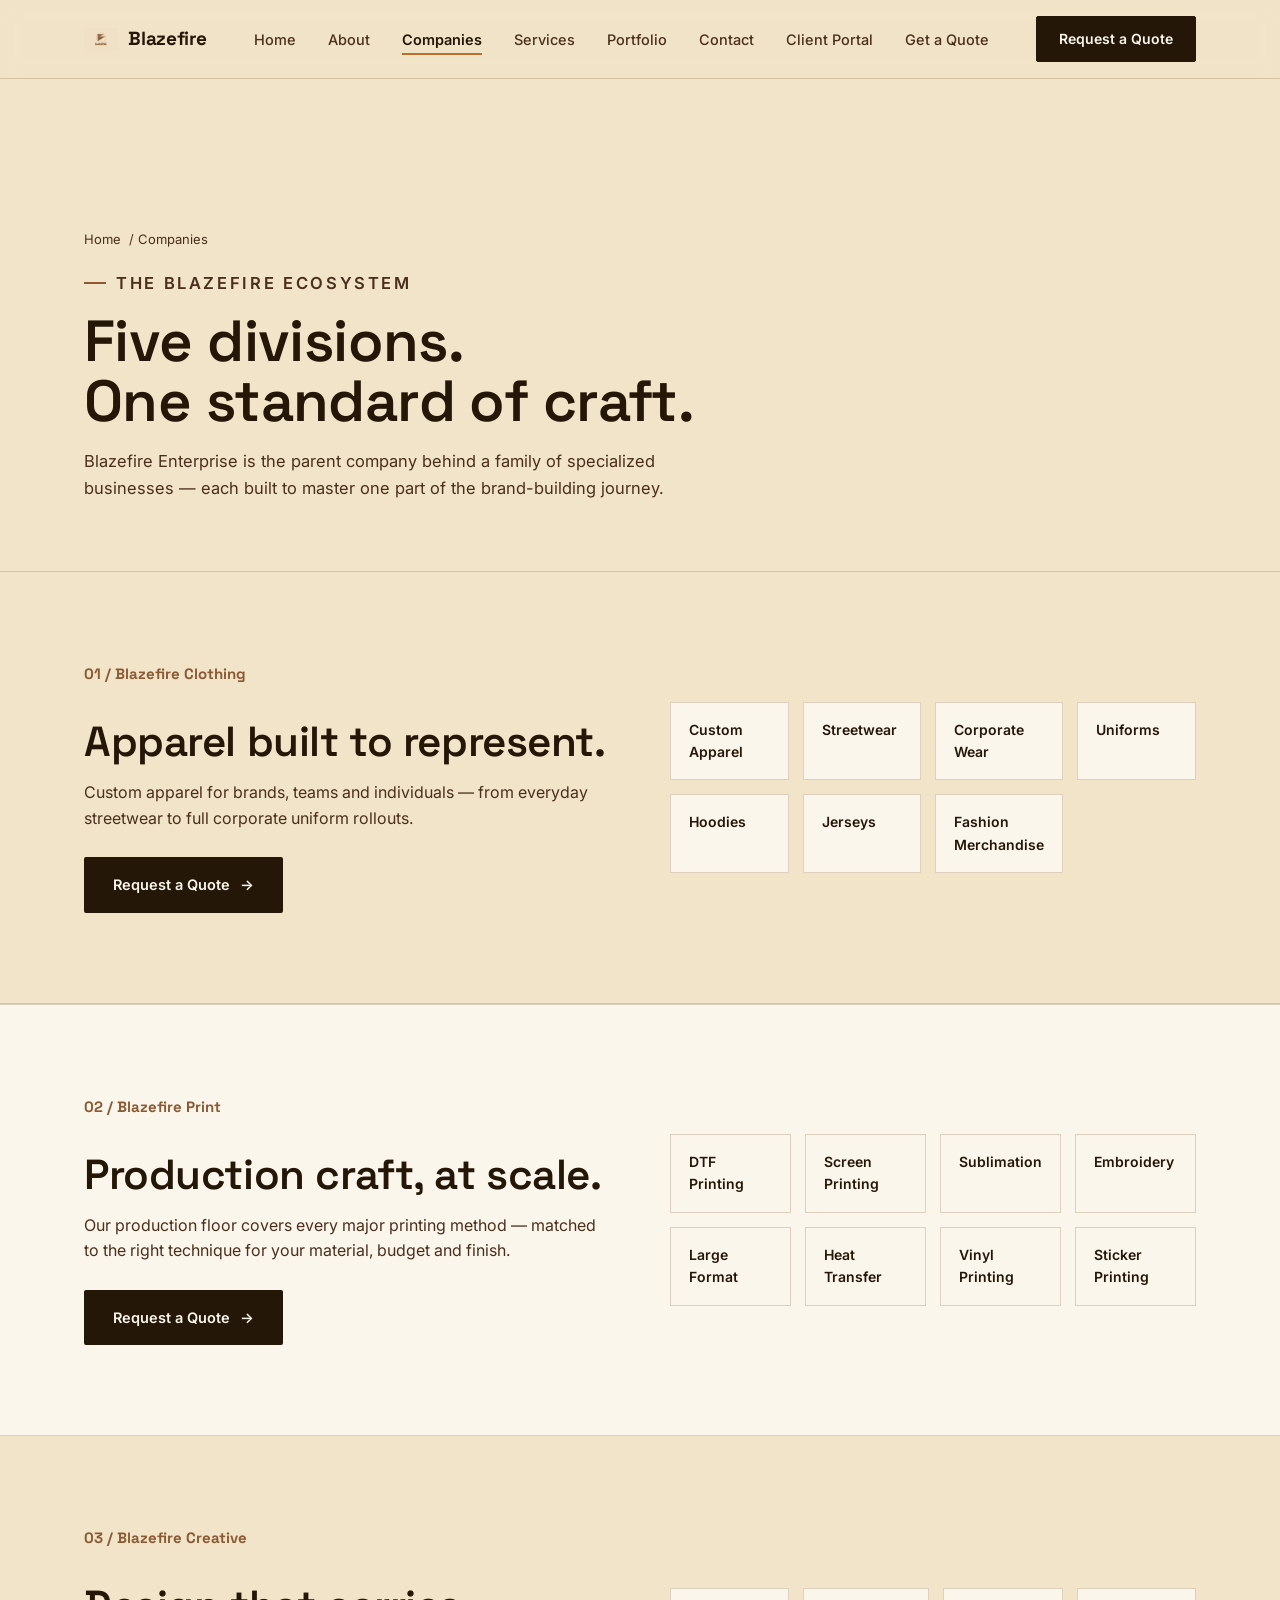
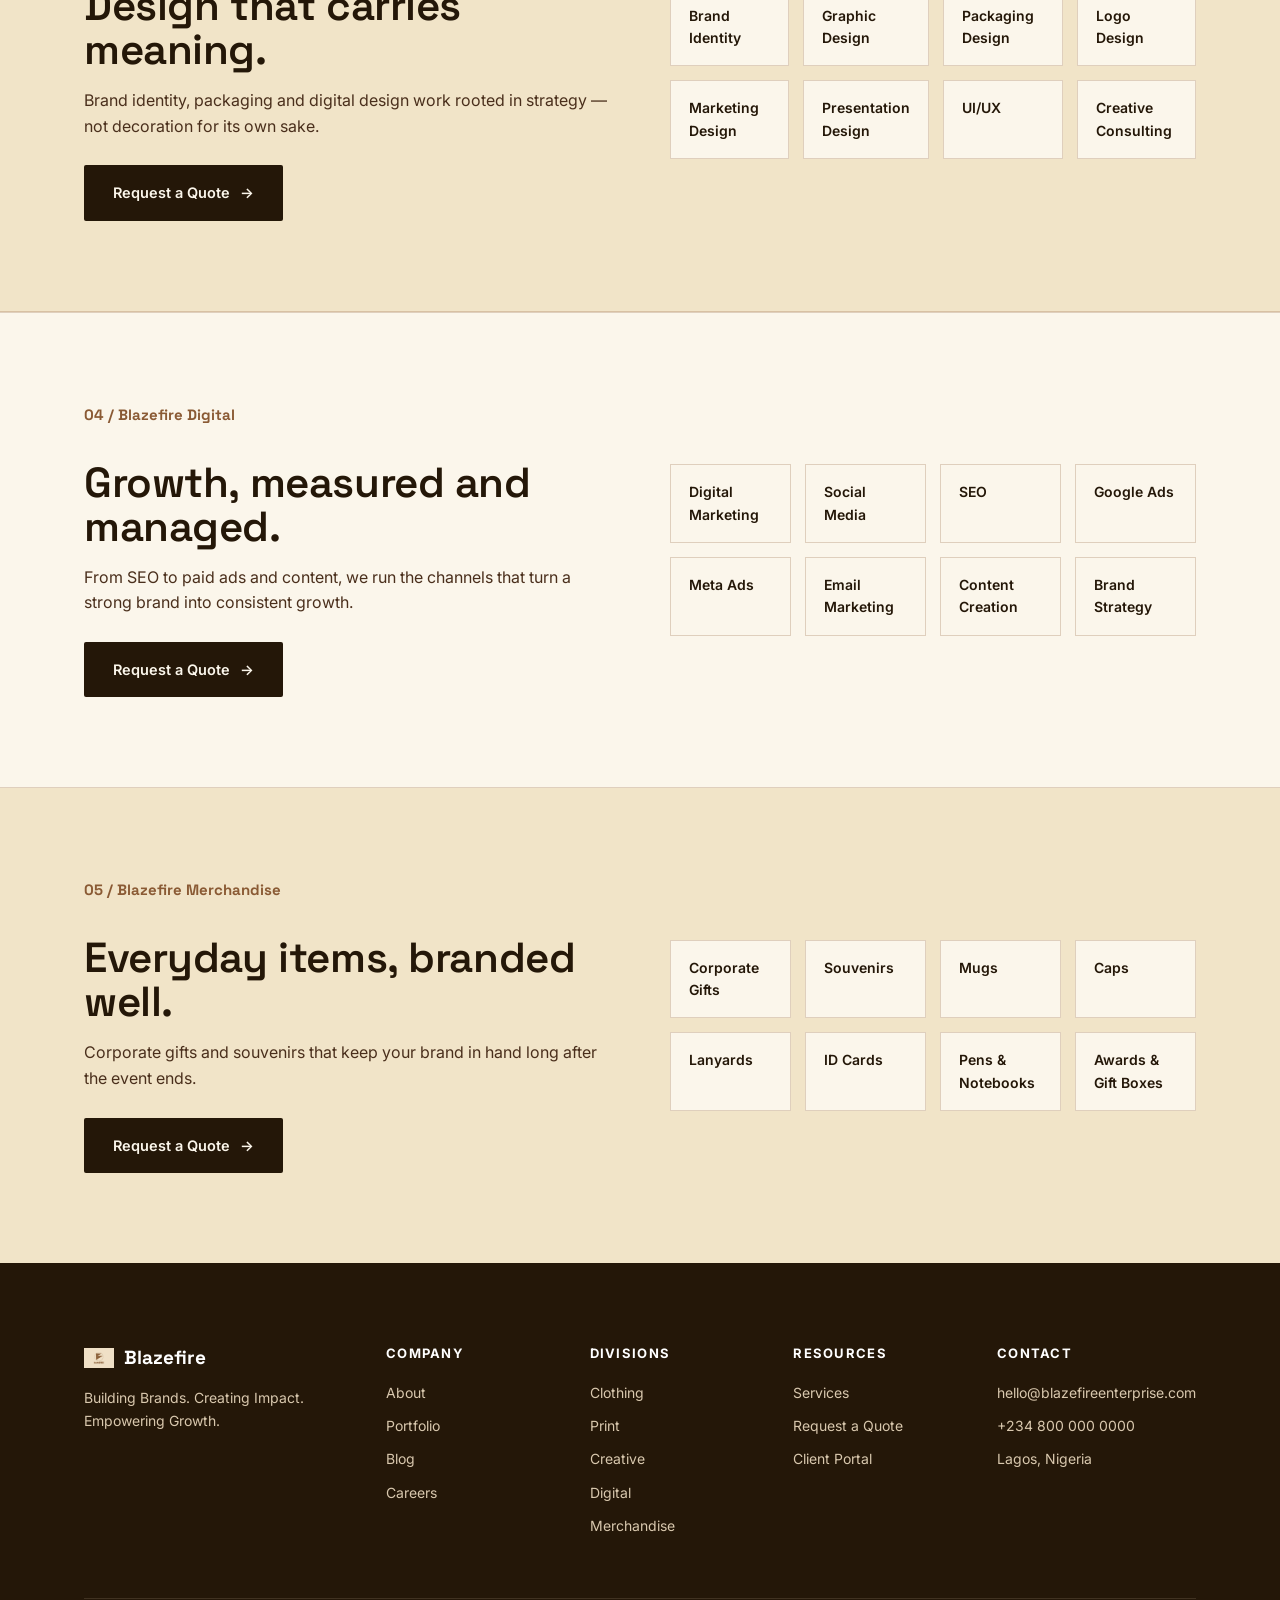
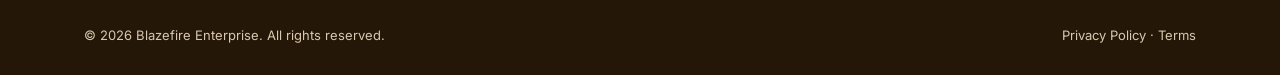
<file: companies.html>
<!DOCTYPE html>
<html lang="en">
<head>
<meta charset="UTF-8">
<meta name="viewport" content="width=device-width, initial-scale=1.0">
<title>Our Companies — Blazefire Enterprise</title>
<link rel="icon" href="assets/logo.jpeg">
<link rel="manifest" href="manifest.json">
<link rel="apple-touch-icon" href="assets/icon-192.png">
<meta name="theme-color" content="#241708">
<link rel="stylesheet" href="assets/style.css">
<style>
.sub-section{padding:90px 0; border-bottom:1px solid var(--ochre-line);}
.sub-head{display:flex; align-items:baseline; justify-content:space-between; gap:20px; flex-wrap:wrap; margin-bottom:34px;}
.sub-num{font-family:var(--font-display); font-size:15px; color:var(--ochre); font-weight:700;}
.tag-grid{display:grid; grid-template-columns:repeat(4,1fr); gap:14px;}
.tag-box{border:1px solid var(--ochre-line); padding:16px 18px; font-size:14px; font-weight:600; background:var(--parchment-soft);}
@media (max-width:800px){.tag-grid{grid-template-columns:1fr 1fr;}}
</style>
</head>
<body>
<nav class="nav">
  <div class="nav-inner">
    <a href="index.html" class="nav-brand"><img src="assets/logo.jpeg" alt="Blazefire Enterprise logo"> Blazefire</a>
    <div class="nav-links">
      <a href="index.html">Home</a>
      <a href="about.html">About</a>
      <a href="companies.html" class="active">Companies</a>
      <a href="services.html">Services</a>
      <a href="portfolio.html">Portfolio</a>
      <a href="contact.html">Contact</a>
      <a href="portal.html">Client Portal</a>
      <a href="contact.html" class="nav-cta-mobile">Get a Quote</a>
    </div>
    <a href="contact.html" class="nav-cta">Request a Quote</a>
    <button class="nav-toggle" aria-label="Toggle menu"><svg width="24" height="24" viewBox="0 0 24 24" fill="none"><path d="M3 6H21M3 12H21M3 18H21" stroke="#241708" stroke-width="2" stroke-linecap="round"/></svg></button>
  </div>
</nav>

<header class="page-header">
  <div class="container">
    <div class="breadcrumb"><a href="index.html">Home</a> / Companies</div>
    <p class="eyebrow">The Blazefire Ecosystem</p>
    <h1>Five divisions.<br>One standard of craft.</h1>
    <p>Blazefire Enterprise is the parent company behind a family of specialized businesses — each built to master one part of the brand-building journey.</p>
  </div>
</header>

<section id="clothing" class="sub-section">
  <div class="container two-col">
    <div>
      <div class="sub-head"><span class="sub-num">01 / Blazefire Clothing</span></div>
      <h2 style="font-size:clamp(28px,3.4vw,42px);">Apparel built to represent.</h2>
      <p style="color:var(--umber); margin:16px 0 26px;">Custom apparel for brands, teams and individuals — from everyday streetwear to full corporate uniform rollouts.</p>
      <a href="contact.html" class="btn btn-primary">Request a Quote <span class="btn-arrow">→</span></a>
    </div>
    <div class="tag-grid">
      <div class="tag-box">Custom Apparel</div><div class="tag-box">Streetwear</div>
      <div class="tag-box">Corporate Wear</div><div class="tag-box">Uniforms</div>
      <div class="tag-box">Hoodies</div><div class="tag-box">Jerseys</div>
      <div class="tag-box">Fashion Merchandise</div>
    </div>
  </div>
</section>

<section id="print" class="sub-section section-alt">
  <div class="container two-col">
    <div class="tag-grid" style="order:2;">
      <div class="tag-box">DTF Printing</div><div class="tag-box">Screen Printing</div>
      <div class="tag-box">Sublimation</div><div class="tag-box">Embroidery</div>
      <div class="tag-box">Large Format</div><div class="tag-box">Heat Transfer</div>
      <div class="tag-box">Vinyl Printing</div><div class="tag-box">Sticker Printing</div>
    </div>
    <div style="order:1;">
      <div class="sub-head"><span class="sub-num">02 / Blazefire Print</span></div>
      <h2 style="font-size:clamp(28px,3.4vw,42px);">Production craft, at scale.</h2>
      <p style="color:var(--umber); margin:16px 0 26px;">Our production floor covers every major printing method — matched to the right technique for your material, budget and finish.</p>
      <a href="contact.html" class="btn btn-primary">Request a Quote <span class="btn-arrow">→</span></a>
    </div>
  </div>
</section>

<section id="creative" class="sub-section">
  <div class="container two-col">
    <div>
      <div class="sub-head"><span class="sub-num">03 / Blazefire Creative</span></div>
      <h2 style="font-size:clamp(28px,3.4vw,42px);">Design that carries meaning.</h2>
      <p style="color:var(--umber); margin:16px 0 26px;">Brand identity, packaging and digital design work rooted in strategy — not decoration for its own sake.</p>
      <a href="contact.html" class="btn btn-primary">Request a Quote <span class="btn-arrow">→</span></a>
    </div>
    <div class="tag-grid">
      <div class="tag-box">Brand Identity</div><div class="tag-box">Graphic Design</div>
      <div class="tag-box">Packaging Design</div><div class="tag-box">Logo Design</div>
      <div class="tag-box">Marketing Design</div><div class="tag-box">Presentation Design</div>
      <div class="tag-box">UI/UX</div><div class="tag-box">Creative Consulting</div>
    </div>
  </div>
</section>

<section id="digital" class="sub-section section-alt">
  <div class="container two-col">
    <div class="tag-grid" style="order:2;">
      <div class="tag-box">Digital Marketing</div><div class="tag-box">Social Media</div>
      <div class="tag-box">SEO</div><div class="tag-box">Google Ads</div>
      <div class="tag-box">Meta Ads</div><div class="tag-box">Email Marketing</div>
      <div class="tag-box">Content Creation</div><div class="tag-box">Brand Strategy</div>
    </div>
    <div style="order:1;">
      <div class="sub-head"><span class="sub-num">04 / Blazefire Digital</span></div>
      <h2 style="font-size:clamp(28px,3.4vw,42px);">Growth, measured and managed.</h2>
      <p style="color:var(--umber); margin:16px 0 26px;">From SEO to paid ads and content, we run the channels that turn a strong brand into consistent growth.</p>
      <a href="contact.html" class="btn btn-primary">Request a Quote <span class="btn-arrow">→</span></a>
    </div>
  </div>
</section>

<section id="merchandise" class="sub-section" style="border-bottom:none;">
  <div class="container two-col">
    <div>
      <div class="sub-head"><span class="sub-num">05 / Blazefire Merchandise</span></div>
      <h2 style="font-size:clamp(28px,3.4vw,42px);">Everyday items, branded well.</h2>
      <p style="color:var(--umber); margin:16px 0 26px;">Corporate gifts and souvenirs that keep your brand in hand long after the event ends.</p>
      <a href="contact.html" class="btn btn-primary">Request a Quote <span class="btn-arrow">→</span></a>
    </div>
    <div class="tag-grid">
      <div class="tag-box">Corporate Gifts</div><div class="tag-box">Souvenirs</div>
      <div class="tag-box">Mugs</div><div class="tag-box">Caps</div>
      <div class="tag-box">Lanyards</div><div class="tag-box">ID Cards</div>
      <div class="tag-box">Pens & Notebooks</div><div class="tag-box">Awards & Gift Boxes</div>
    </div>
  </div>
</section>

<footer>
  <div class="container">
    <div class="footer-grid">
      <div><div class="footer-brand"><img src="assets/logo.jpeg" alt=""> Blazefire</div><p style="font-size:14px; max-width:32ch;">Building Brands. Creating Impact. Empowering Growth.</p></div>
      <div><h5>Company</h5><ul><li><a href="about.html">About</a></li><li><a href="portfolio.html">Portfolio</a></li><li><a href="blog.html">Blog</a></li><li><a href="careers.html">Careers</a></li></ul></div>
      <div><h5>Divisions</h5><ul><li><a href="#clothing">Clothing</a></li><li><a href="#print">Print</a></li><li><a href="#creative">Creative</a></li><li><a href="#digital">Digital</a></li><li><a href="#merchandise">Merchandise</a></li></ul></div>
      <div><h5>Resources</h5><ul><li><a href="services.html">Services</a></li><li><a href="contact.html">Request a Quote</a></li><li><a href="portal.html">Client Portal</a></li></ul></div>
      <div><h5>Contact</h5><ul><li>hello@blazefireenterprise.com</li><li>+234 800 000 0000</li><li>Lagos, Nigeria</li></ul></div>
    </div>
    <div class="footer-bottom"><span>© 2026 Blazefire Enterprise. All rights reserved.</span><div><a href="#">Privacy Policy</a> · <a href="#">Terms</a></div></div>
  </div>
</footer>
<script src="assets/main.js"></script>
</body>
</html>
</file>
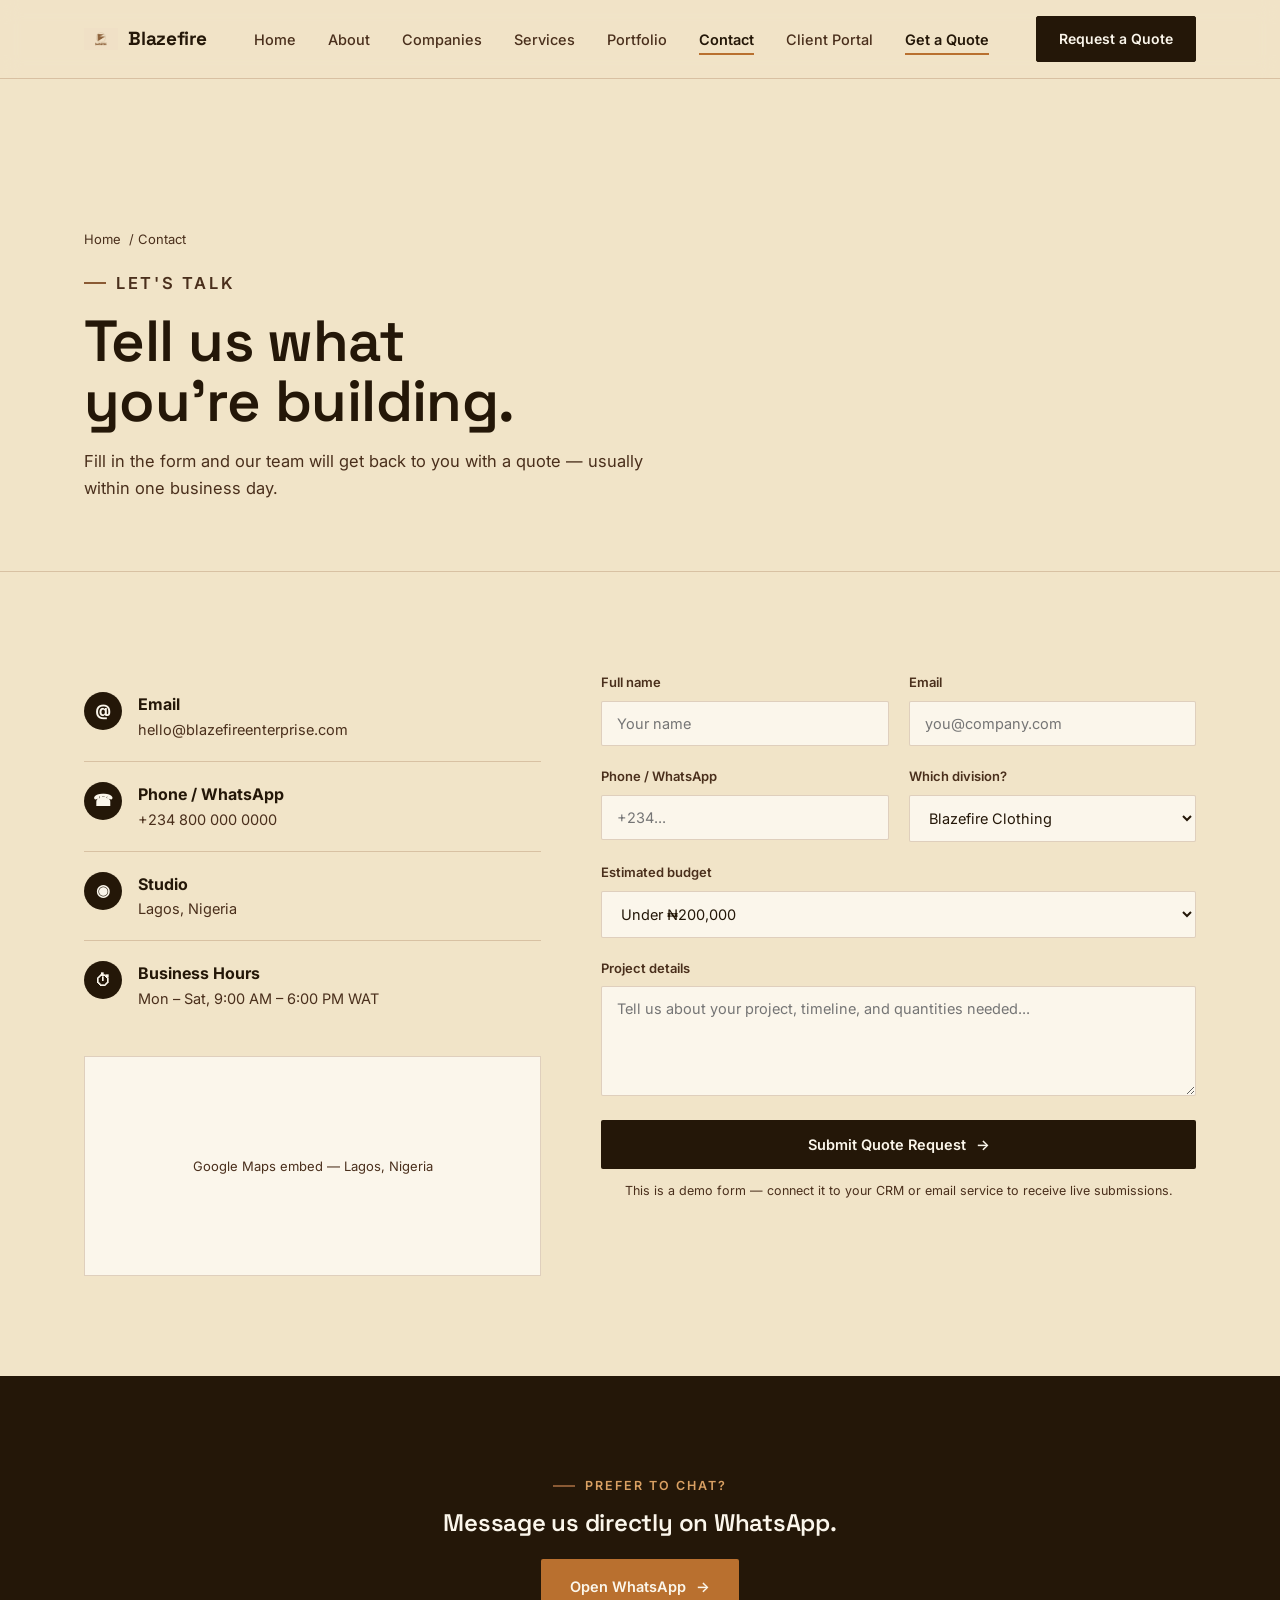
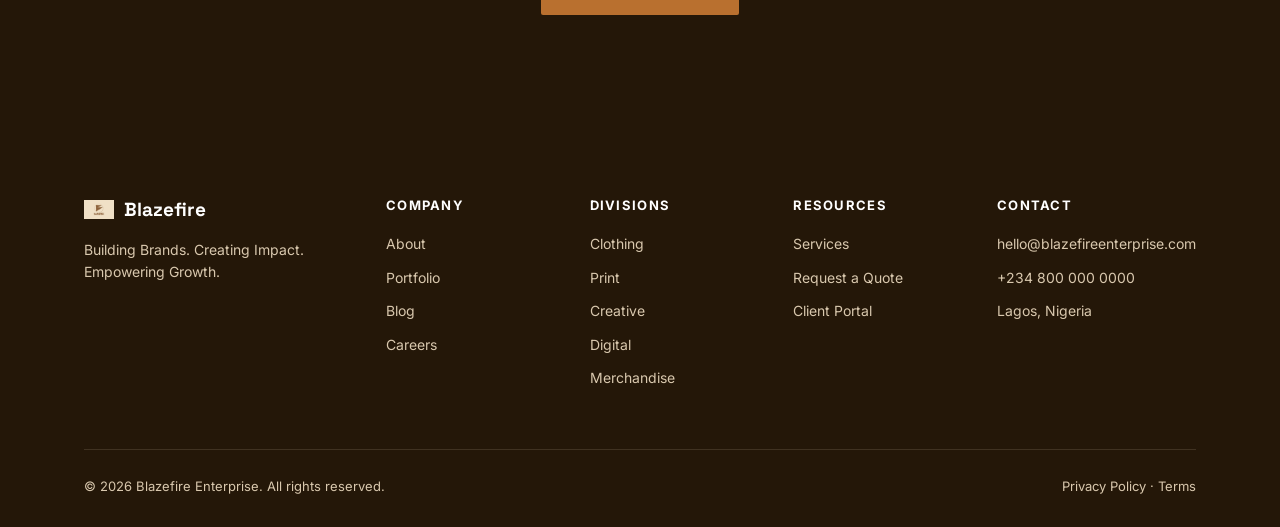
<file: contact.html>
<!DOCTYPE html>
<html lang="en">
<head>
<meta charset="UTF-8">
<meta name="viewport" content="width=device-width, initial-scale=1.0">
<title>Contact & Request a Quote — Blazefire Enterprise</title>
<link rel="icon" href="assets/logo.jpeg">
<link rel="manifest" href="manifest.json">
<link rel="apple-touch-icon" href="assets/icon-192.png">
<meta name="theme-color" content="#241708">
<link rel="stylesheet" href="assets/style.css">
<style>
.contact-wrap{display:grid; grid-template-columns:1fr 1.3fr; gap:60px;}
.info-item{display:flex; gap:16px; padding:20px 0; border-bottom:1px solid var(--ochre-line);}
.info-item .ico{width:38px; height:38px; flex-shrink:0; border-radius:50%; background:var(--espresso); color:var(--parchment-soft); display:flex; align-items:center; justify-content:center; font-family:var(--font-display); font-weight:700;}
.map-box{height:220px; background:var(--parchment-soft); border:1px solid var(--ochre-line); margin-top:26px; display:flex; align-items:center; justify-content:center; color:var(--umber); font-size:13px;}
@media (max-width:900px){.contact-wrap{grid-template-columns:1fr;}}
</style>
</head>
<body>
<nav class="nav">
  <div class="nav-inner">
    <a href="index.html" class="nav-brand"><img src="assets/logo.jpeg" alt="Blazefire Enterprise logo"> Blazefire</a>
    <div class="nav-links">
      <a href="index.html">Home</a>
      <a href="about.html">About</a>
      <a href="companies.html">Companies</a>
      <a href="services.html">Services</a>
      <a href="portfolio.html">Portfolio</a>
      <a href="contact.html" class="active">Contact</a>
      <a href="portal.html">Client Portal</a>
      <a href="contact.html" class="nav-cta-mobile">Get a Quote</a>
    </div>
    <a href="contact.html" class="nav-cta">Request a Quote</a>
    <button class="nav-toggle" aria-label="Toggle menu"><svg width="24" height="24" viewBox="0 0 24 24" fill="none"><path d="M3 6H21M3 12H21M3 18H21" stroke="#241708" stroke-width="2" stroke-linecap="round"/></svg></button>
  </div>
</nav>

<header class="page-header">
  <div class="container">
    <div class="breadcrumb"><a href="index.html">Home</a> / Contact</div>
    <p class="eyebrow">Let's talk</p>
    <h1>Tell us what<br>you're building.</h1>
    <p>Fill in the form and our team will get back to you with a quote — usually within one business day.</p>
  </div>
</header>

<section>
  <div class="container contact-wrap">
    <div class="reveal">
      <div class="info-item"><div class="ico">@</div><div><strong>Email</strong><p style="color:var(--umber); font-size:14.5px;">hello@blazefireenterprise.com</p></div></div>
      <div class="info-item"><div class="ico">☎</div><div><strong>Phone / WhatsApp</strong><p style="color:var(--umber); font-size:14.5px;">+234 800 000 0000</p></div></div>
      <div class="info-item"><div class="ico">◉</div><div><strong>Studio</strong><p style="color:var(--umber); font-size:14.5px;">Lagos, Nigeria</p></div></div>
      <div class="info-item" style="border-bottom:none;"><div class="ico">⏱</div><div><strong>Business Hours</strong><p style="color:var(--umber); font-size:14.5px;">Mon – Sat, 9:00 AM – 6:00 PM WAT</p></div></div>
      <div class="map-box">Google Maps embed — Lagos, Nigeria</div>
    </div>

    <form id="quote-form" class="reveal">
      <div class="form-grid">
        <div class="field"><label for="name">Full name</label><input id="name" type="text" required placeholder="Your name"></div>
        <div class="field"><label for="email">Email</label><input id="email" type="email" required placeholder="you@company.com"></div>
        <div class="field"><label for="phone">Phone / WhatsApp</label><input id="phone" type="tel" placeholder="+234..."></div>
        <div class="field">
          <label for="division">Which division?</label>
          <select id="division">
            <option>Blazefire Clothing</option>
            <option>Blazefire Print</option>
            <option>Blazefire Creative</option>
            <option>Blazefire Digital</option>
            <option>Blazefire Merchandise</option>
            <option>Not sure — recommend one</option>
          </select>
        </div>
        <div class="field full">
          <label for="budget">Estimated budget</label>
          <select id="budget">
            <option>Under ₦200,000</option>
            <option>₦200,000 – ₦1,000,000</option>
            <option>₦1,000,000 – ₦5,000,000</option>
            <option>₦5,000,000+</option>
          </select>
        </div>
        <div class="field full"><label for="details">Project details</label><textarea id="details" required placeholder="Tell us about your project, timeline, and quantities needed..."></textarea></div>
      </div>
      <button type="submit" class="btn btn-primary" style="margin-top:24px; width:100%; justify-content:center;">Submit Quote Request <span class="btn-arrow">→</span></button>
      <p style="font-size:12.5px; color:var(--umber); margin-top:12px; text-align:center;">This is a demo form — connect it to your CRM or email service to receive live submissions.</p>
    </form>
  </div>
</section>

<section class="section-dark">
  <div class="container" style="text-align:center; max-width:640px;">
    <p class="eyebrow" style="justify-content:center; color:#D9A063;">Prefer to chat?</p>
    <h2 style="margin-top:14px;">Message us directly on WhatsApp.</h2>
    <a href="#" class="btn btn-primary" style="margin-top:24px; background:var(--ochre-bright);">Open WhatsApp <span class="btn-arrow">→</span></a>
  </div>
</section>

<footer>
  <div class="container">
    <div class="footer-grid">
      <div><div class="footer-brand"><img src="assets/logo.jpeg" alt=""> Blazefire</div><p style="font-size:14px; max-width:32ch;">Building Brands. Creating Impact. Empowering Growth.</p></div>
      <div><h5>Company</h5><ul><li><a href="about.html">About</a></li><li><a href="portfolio.html">Portfolio</a></li><li><a href="blog.html">Blog</a></li><li><a href="careers.html">Careers</a></li></ul></div>
      <div><h5>Divisions</h5><ul><li><a href="companies.html#clothing">Clothing</a></li><li><a href="companies.html#print">Print</a></li><li><a href="companies.html#creative">Creative</a></li><li><a href="companies.html#digital">Digital</a></li><li><a href="companies.html#merchandise">Merchandise</a></li></ul></div>
      <div><h5>Resources</h5><ul><li><a href="services.html">Services</a></li><li><a href="contact.html">Request a Quote</a></li><li><a href="portal.html">Client Portal</a></li></ul></div>
      <div><h5>Contact</h5><ul><li>hello@blazefireenterprise.com</li><li>+234 800 000 0000</li><li>Lagos, Nigeria</li></ul></div>
    </div>
    <div class="footer-bottom"><span>© 2026 Blazefire Enterprise. All rights reserved.</span><div><a href="#">Privacy Policy</a> · <a href="#">Terms</a></div></div>
  </div>
</footer>
<script src="assets/main.js"></script>
</body>
</html>
</file>
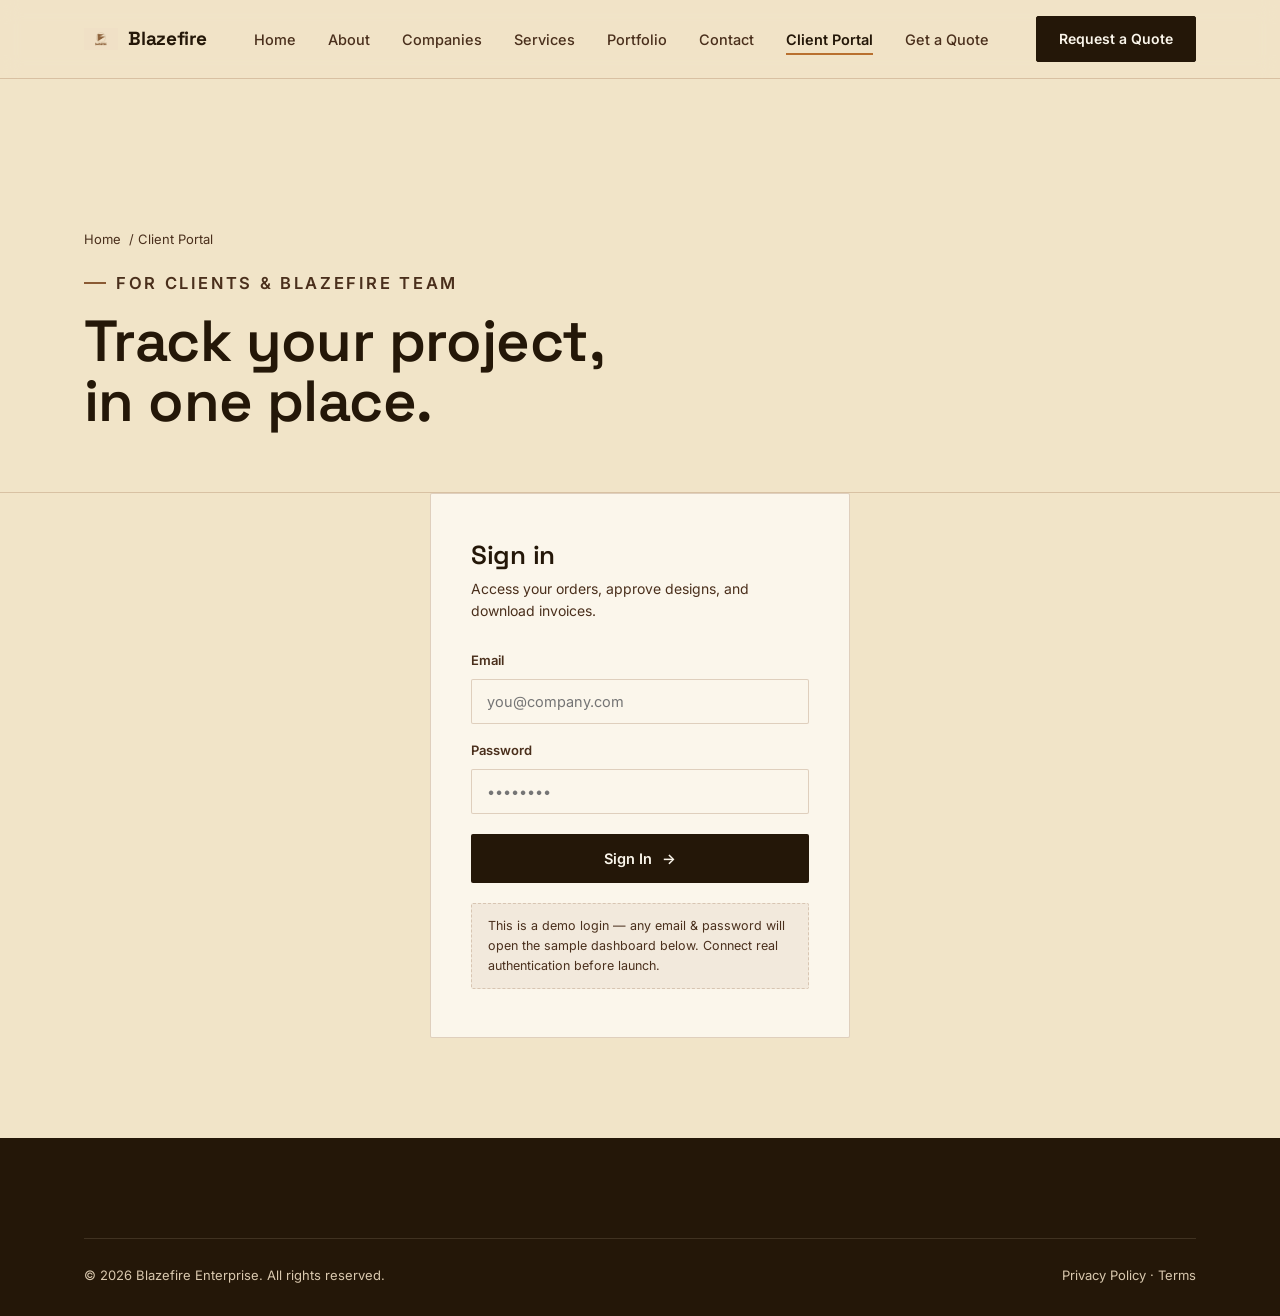
<file: portal.html>
<!DOCTYPE html>
<html lang="en">
<head>
<meta charset="UTF-8">
<meta name="viewport" content="width=device-width, initial-scale=1.0">
<title>Client Portal — Blazefire Enterprise</title>
<link rel="icon" href="assets/logo.jpeg">
<link rel="manifest" href="manifest.json">
<link rel="apple-touch-icon" href="assets/icon-192.png">
<meta name="theme-color" content="#241708">
<link rel="stylesheet" href="assets/style.css">
<style>
.login-box{max-width:420px; margin:0 auto; background:var(--parchment-soft); border:1px solid var(--ochre-line); padding:48px 40px; border-radius:var(--radius);}
.login-box h2{font-size:26px; margin-bottom:8px;}
.login-box p{color:var(--umber); font-size:14px; margin-bottom:28px;}
.demo-note{background:rgba(138,90,52,0.08); border:1px dashed var(--ochre-line); padding:12px 16px; font-size:12.5px; color:var(--umber); margin-top:20px; border-radius:var(--radius);}

#dashboard-panel{display:none;}
.dash-shell{display:grid; grid-template-columns:240px 1fr; min-height:80vh;}
.dash-side{background:var(--espresso); color:#D9C8AE; padding:32px 20px;}
.dash-side .db-brand{display:flex; align-items:center; gap:10px; color:#fff; font-family:var(--font-display); font-weight:700; margin-bottom:36px;}
.dash-side .db-brand img{width:28px;}
.dash-nav a{display:block; padding:11px 14px; border-radius:var(--radius); font-size:14px; margin-bottom:4px; transition:background .2s;}
.dash-nav a.active, .dash-nav a:hover{background:rgba(217,200,174,0.1); color:#fff;}
.dash-main{padding:40px var(--pad);}
.dash-top{display:flex; justify-content:space-between; align-items:center; margin-bottom:32px; flex-wrap:wrap; gap:16px;}
.role-switch{display:flex; gap:8px; background:var(--parchment-soft); border:1px solid var(--ochre-line); padding:4px; border-radius:20px;}
.role-switch button{padding:8px 18px; border-radius:16px; border:none; background:transparent; font-size:13px; font-weight:600; color:var(--umber);}
.role-switch button.active{background:var(--espresso); color:#fff;}
.kpi-grid{display:grid; grid-template-columns:repeat(4,1fr); gap:20px; margin-bottom:36px;}
.kpi{background:var(--parchment-soft); border:1px solid var(--ochre-line); padding:22px; border-radius:var(--radius);}
.kpi .n{font-family:var(--font-display); font-size:28px; font-weight:700; color:var(--ochre-bright);}
.kpi .l{font-size:12.5px; color:var(--umber); text-transform:uppercase; letter-spacing:.06em; margin-top:6px;}
table{width:100%; border-collapse:collapse; background:var(--parchment-soft); border:1px solid var(--ochre-line);}
th,td{text-align:left; padding:14px 16px; font-size:13.5px; border-bottom:1px solid var(--ochre-line);}
th{text-transform:uppercase; font-size:11.5px; letter-spacing:.06em; color:var(--umber);}
.status{padding:4px 12px; border-radius:12px; font-size:11.5px; font-weight:600;}
.status.progress{background:rgba(138,90,52,0.15); color:var(--umber);}
.status.done{background:rgba(76,120,60,0.15); color:#3d6b30;}
.status.review{background:rgba(185,112,47,0.2); color:var(--ochre-bright);}
.view{display:none;}
.view.active{display:block;}
@media (max-width:900px){.dash-shell{grid-template-columns:1fr;} .dash-side{display:flex; overflow-x:auto; gap:8px;} .kpi-grid{grid-template-columns:1fr 1fr;}}
</style>
</head>
<body>
<nav class="nav">
  <div class="nav-inner">
    <a href="index.html" class="nav-brand"><img src="assets/logo.jpeg" alt="Blazefire Enterprise logo"> Blazefire</a>
    <div class="nav-links">
      <a href="index.html">Home</a>
      <a href="about.html">About</a>
      <a href="companies.html">Companies</a>
      <a href="services.html">Services</a>
      <a href="portfolio.html">Portfolio</a>
      <a href="contact.html">Contact</a>
      <a href="portal.html" class="active">Client Portal</a>
      <a href="contact.html" class="nav-cta-mobile">Get a Quote</a>
    </div>
    <a href="contact.html" class="nav-cta">Request a Quote</a>
    <button class="nav-toggle" aria-label="Toggle menu"><svg width="24" height="24" viewBox="0 0 24 24" fill="none"><path d="M3 6H21M3 12H21M3 18H21" stroke="#241708" stroke-width="2" stroke-linecap="round"/></svg></button>
  </div>
</nav>

<div id="login-panel">
  <header class="page-header" style="padding-bottom:60px;">
    <div class="container">
      <div class="breadcrumb"><a href="index.html">Home</a> / Client Portal</div>
      <p class="eyebrow">For clients & Blazefire team</p>
      <h1>Track your project,<br>in one place.</h1>
    </div>
  </header>
  <section style="padding-top:0;">
    <div class="container">
      <div class="login-box reveal in">
        <h2>Sign in</h2>
        <p>Access your orders, approve designs, and download invoices.</p>
        <form id="portal-login">
          <div class="field" style="margin-bottom:16px;"><label for="p-email">Email</label><input id="p-email" type="email" placeholder="you@company.com" required></div>
          <div class="field" style="margin-bottom:20px;"><label for="p-pass">Password</label><input id="p-pass" type="password" placeholder="••••••••" required></div>
          <button type="submit" class="btn btn-primary" style="width:100%; justify-content:center;">Sign In <span class="btn-arrow">→</span></button>
        </form>
        <div class="demo-note">This is a demo login — any email & password will open the sample dashboard below. Connect real authentication before launch.</div>
      </div>
    </div>
  </section>
</div>

<div id="dashboard-panel">
  <div class="dash-shell">
    <aside class="dash-side">
      <div class="db-brand"><img src="assets/logo.jpeg" alt=""> Blazefire</div>
      <div class="dash-nav">
        <a href="#" class="active" data-view="overview">Overview</a>
        <a href="#" data-view="orders">Orders</a>
        <a href="#" data-view="designs">Design Approvals</a>
        <a href="#" data-view="invoices">Invoices</a>
        <a href="#" data-view="messages">Messages</a>
        <a href="#" id="portal-logout" style="margin-top:26px; color:#D9A063;">Log out</a>
      </div>
    </aside>
    <main class="dash-main">
      <div class="dash-top">
        <h2 style="font-size:24px;">Welcome back</h2>
        <div class="role-switch">
          <button class="active" data-role="client">Client View</button>
          <button data-role="admin">Admin View</button>
        </div>
      </div>

      <div class="kpi-grid">
        <div class="kpi"><div class="n" id="kpi-1">3</div><div class="l">Active Orders</div></div>
        <div class="kpi"><div class="n" id="kpi-2">2</div><div class="l">Pending Approvals</div></div>
        <div class="kpi"><div class="n" id="kpi-3">₦480k</div><div class="l">Outstanding Invoices</div></div>
        <div class="kpi"><div class="n" id="kpi-4">12</div><div class="l">Completed Projects</div></div>
      </div>

      <div class="view active" data-view-panel="overview">
        <h3 style="margin-bottom:16px; font-size:17px;">Recent orders</h3>
        <table>
          <thead><tr><th>Order</th><th>Division</th><th>Status</th><th>Due</th></tr></thead>
          <tbody>
            <tr><td>#BF-1042 — Corporate Hoodies (50)</td><td>Clothing</td><td><span class="status progress">In Production</span></td><td>12 Jul 2026</td></tr>
            <tr><td>#BF-1041 — Logo & Brand Kit</td><td>Creative</td><td><span class="status review">Awaiting Approval</span></td><td>08 Jul 2026</td></tr>
            <tr><td>#BF-1038 — Event Banners x8</td><td>Print</td><td><span class="status done">Delivered</span></td><td>28 Jun 2026</td></tr>
          </tbody>
        </table>
      </div>

      <div class="view" data-view-panel="orders">
        <h3 style="margin-bottom:16px; font-size:17px;">All orders</h3>
        <table>
          <thead><tr><th>Order</th><th>Division</th><th>Status</th><th>Due</th></tr></thead>
          <tbody>
            <tr><td>#BF-1042 — Corporate Hoodies (50)</td><td>Clothing</td><td><span class="status progress">In Production</span></td><td>12 Jul 2026</td></tr>
            <tr><td>#BF-1041 — Logo & Brand Kit</td><td>Creative</td><td><span class="status review">Awaiting Approval</span></td><td>08 Jul 2026</td></tr>
            <tr><td>#BF-1040 — ID Cards (120)</td><td>Merchandise</td><td><span class="status progress">In Production</span></td><td>15 Jul 2026</td></tr>
            <tr><td>#BF-1038 — Event Banners x8</td><td>Print</td><td><span class="status done">Delivered</span></td><td>28 Jun 2026</td></tr>
            <tr><td>#BF-1035 — Social Media Package</td><td>Digital</td><td><span class="status done">Delivered</span></td><td>20 Jun 2026</td></tr>
          </tbody>
        </table>
      </div>

      <div class="view" data-view-panel="designs">
        <h3 style="margin-bottom:16px; font-size:17px;">Design approvals</h3>
        <table>
          <thead><tr><th>Design</th><th>Submitted</th><th>Status</th><th>Action</th></tr></thead>
          <tbody>
            <tr><td>Logo Concept v3</td><td>02 Jul 2026</td><td><span class="status review">Needs Review</span></td><td><a href="#" class="eco-link">Review →</a></td></tr>
            <tr><td>Hoodie Print Mockup</td><td>29 Jun 2026</td><td><span class="status done">Approved</span></td><td>—</td></tr>
          </tbody>
        </table>
      </div>

      <div class="view" data-view-panel="invoices">
        <h3 style="margin-bottom:16px; font-size:17px;">Invoices</h3>
        <table>
          <thead><tr><th>Invoice</th><th>Amount</th><th>Status</th><th>Action</th></tr></thead>
          <tbody>
            <tr><td>INV-2214</td><td>₦480,000</td><td><span class="status review">Unpaid</span></td><td><a href="#" class="eco-link">Download →</a></td></tr>
            <tr><td>INV-2198</td><td>₦210,000</td><td><span class="status done">Paid</span></td><td><a href="#" class="eco-link">Download →</a></td></tr>
          </tbody>
        </table>
      </div>

      <div class="view" data-view-panel="messages">
        <h3 style="margin-bottom:16px; font-size:17px;">Messages with the Blazefire team</h3>
        <div style="background:var(--parchment-soft); border:1px solid var(--ochre-line); padding:24px; border-radius:var(--radius); font-size:14px; color:var(--umber);">
          "Hi! Your hoodie mockup is ready for review — check the Design Approvals tab whenever you get a chance." — Blazefire Production Team
        </div>
      </div>
    </main>
  </div>
</div>

<footer style="margin-top:0;">
  <div class="container">
    <div class="footer-bottom" style="border-top:1px solid rgba(217,200,174,0.15); padding-top:26px; margin-top:20px;">
      <span>© 2026 Blazefire Enterprise. All rights reserved.</span>
      <div><a href="#">Privacy Policy</a> · <a href="#">Terms</a></div>
    </div>
  </div>
</footer>

<script src="assets/main.js"></script>
<script>
  // Sidebar view switching
  document.querySelectorAll('.dash-nav a[data-view]').forEach(link => {
    link.addEventListener('click', (e) => {
      e.preventDefault();
      document.querySelectorAll('.dash-nav a[data-view]').forEach(a => a.classList.remove('active'));
      link.classList.add('active');
      const v = link.dataset.view;
      document.querySelectorAll('.view').forEach(panel => panel.classList.toggle('active', panel.dataset.viewPanel === v));
    });
  });
  // Role switch (client vs admin — demo relabels KPIs)
  document.querySelectorAll('.role-switch button').forEach(btn => {
    btn.addEventListener('click', () => {
      document.querySelectorAll('.role-switch button').forEach(b => b.classList.remove('active'));
      btn.classList.add('active');
      const isAdmin = btn.dataset.role === 'admin';
      document.getElementById('kpi-1').textContent = isAdmin ? '48' : '3';
      document.querySelector('#kpi-1').nextElementSibling.textContent = isAdmin ? 'Active Orders (All Clients)' : 'Active Orders';
      document.getElementById('kpi-2').textContent = isAdmin ? '14' : '2';
      document.getElementById('kpi-3').textContent = isAdmin ? '₦6.2M' : '₦480k';
      document.getElementById('kpi-4').textContent = isAdmin ? '340' : '12';
    });
  });
</script>
</body>
</html>
</file>
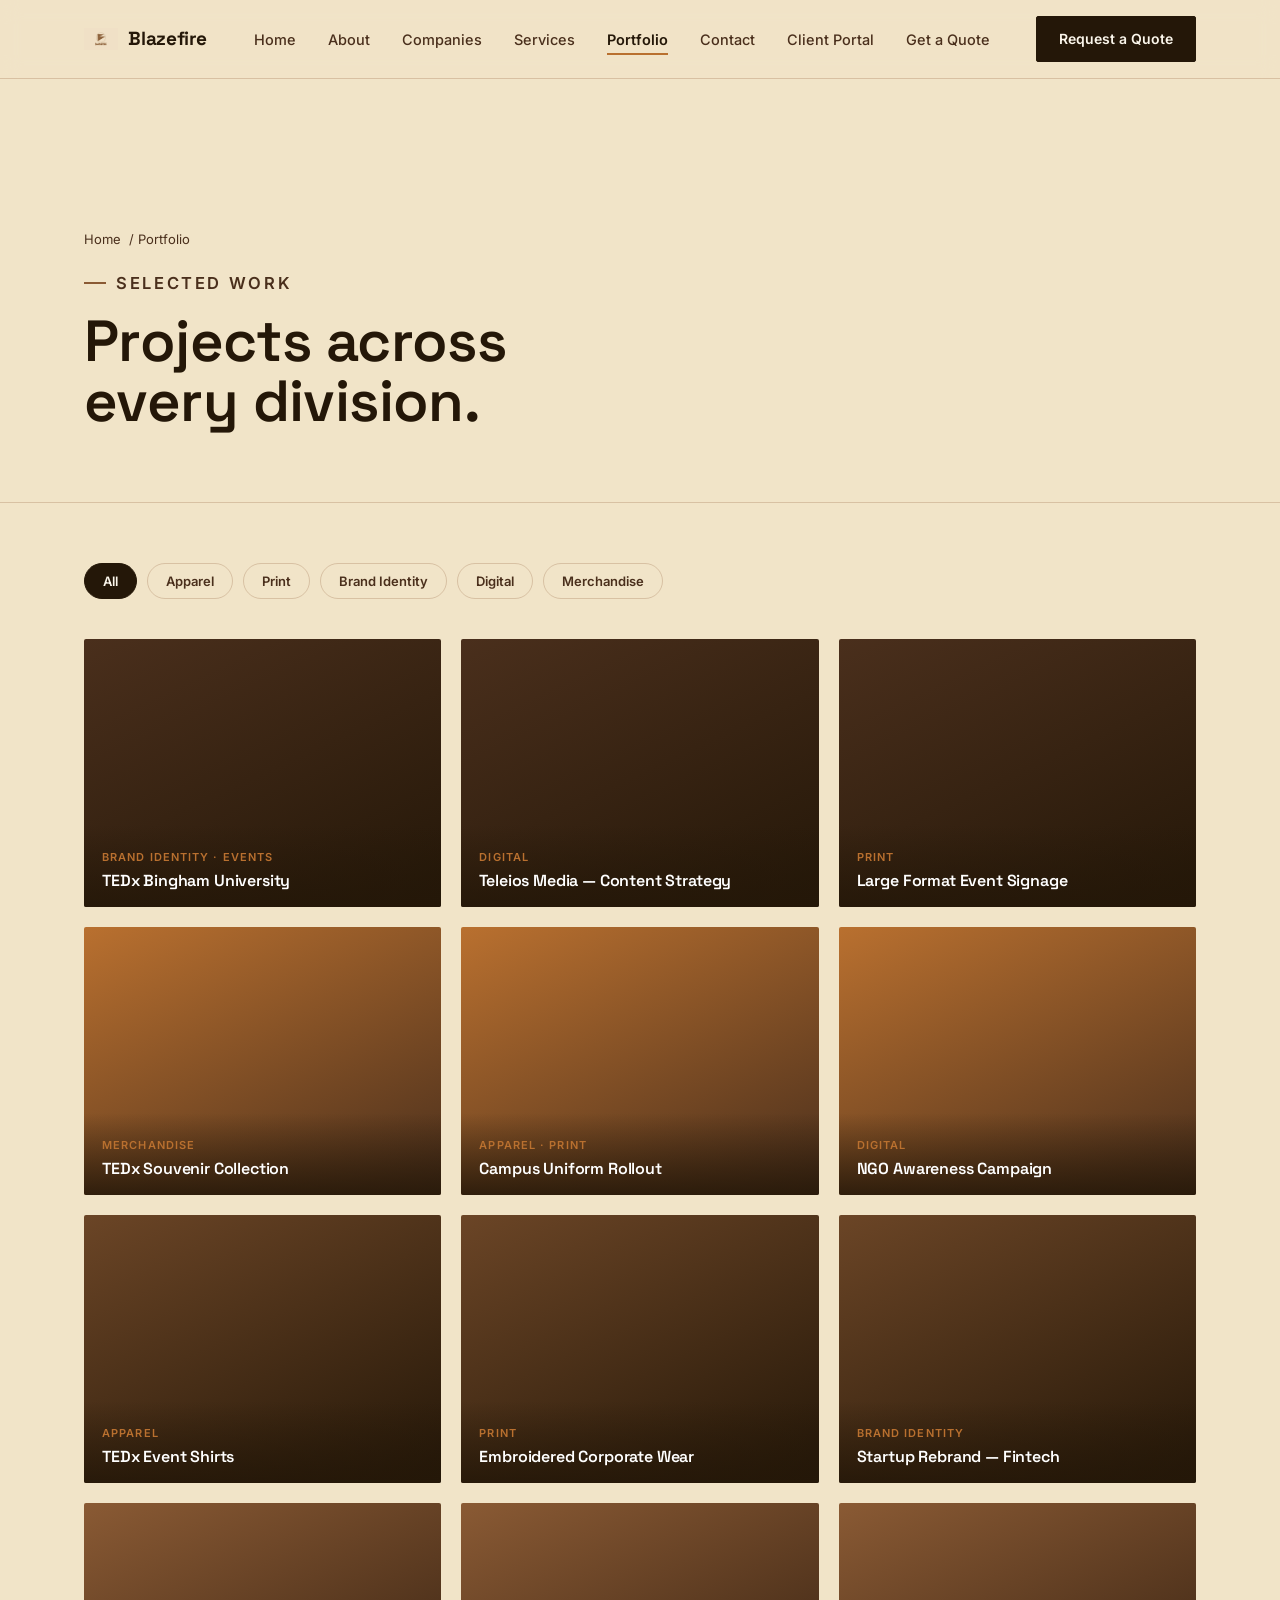
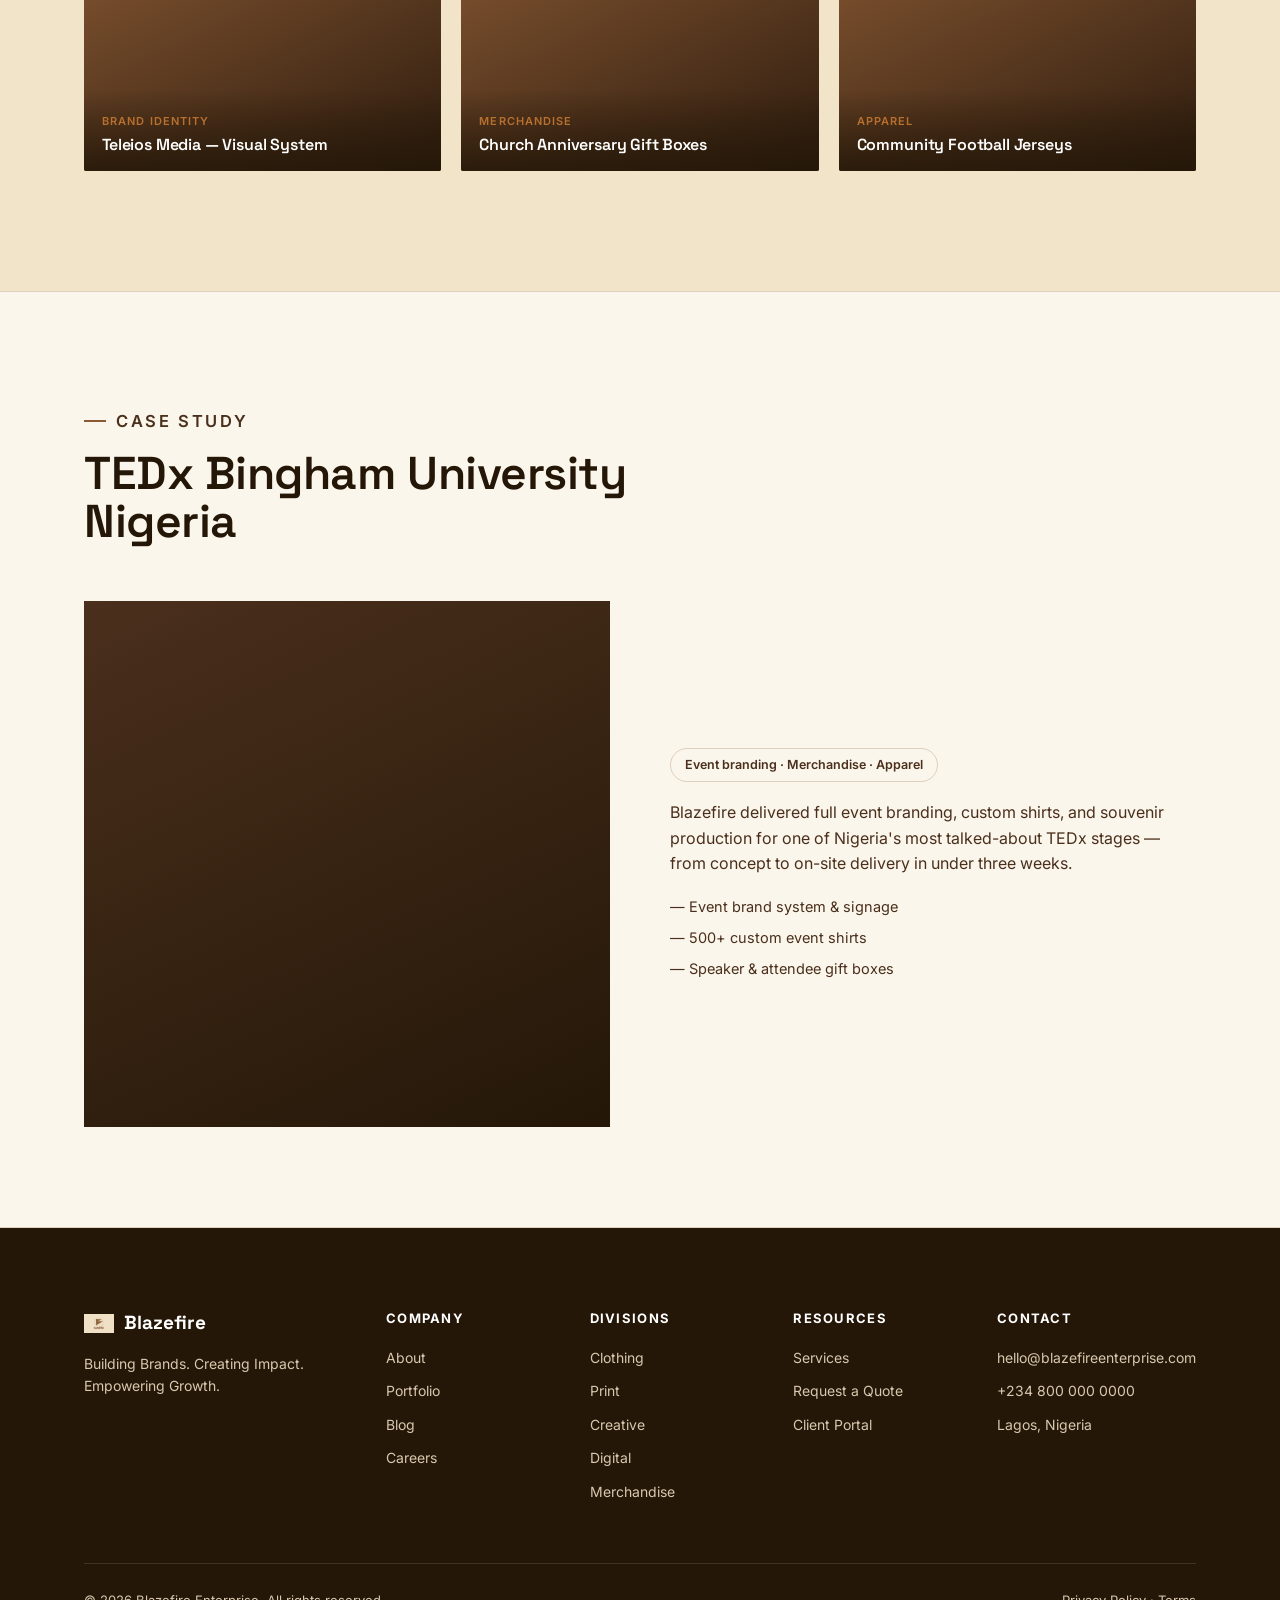
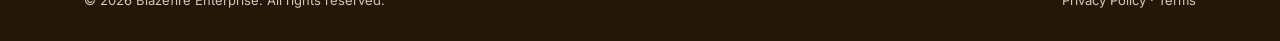
<file: portfolio.html>
<!DOCTYPE html>
<html lang="en">
<head>
<meta charset="UTF-8">
<meta name="viewport" content="width=device-width, initial-scale=1.0">
<title>Portfolio — Blazefire Enterprise</title>
<link rel="icon" href="assets/logo.jpeg">
<link rel="manifest" href="manifest.json">
<link rel="apple-touch-icon" href="assets/icon-192.png">
<meta name="theme-color" content="#241708">
<link rel="stylesheet" href="assets/style.css">
<style>
.pf-tile{
  aspect-ratio:4/3; width:100%; position:relative; display:flex; align-items:flex-end;
  background:linear-gradient(155deg, var(--umber), var(--espresso));
}
.pf-tile.t2{background:linear-gradient(155deg, var(--ochre-bright), var(--umber));}
.pf-tile.t3{background:linear-gradient(155deg, #6b4526, #241708);}
.pf-tile.t4{background:linear-gradient(155deg, var(--ochre), #2e1c0e);}
</style>
</head>
<body>
<nav class="nav">
  <div class="nav-inner">
    <a href="index.html" class="nav-brand"><img src="assets/logo.jpeg" alt="Blazefire Enterprise logo"> Blazefire</a>
    <div class="nav-links">
      <a href="index.html">Home</a>
      <a href="about.html">About</a>
      <a href="companies.html">Companies</a>
      <a href="services.html">Services</a>
      <a href="portfolio.html" class="active">Portfolio</a>
      <a href="contact.html">Contact</a>
      <a href="portal.html">Client Portal</a>
      <a href="contact.html" class="nav-cta-mobile">Get a Quote</a>
    </div>
    <a href="contact.html" class="nav-cta">Request a Quote</a>
    <button class="nav-toggle" aria-label="Toggle menu"><svg width="24" height="24" viewBox="0 0 24 24" fill="none"><path d="M3 6H21M3 12H21M3 18H21" stroke="#241708" stroke-width="2" stroke-linecap="round"/></svg></button>
  </div>
</nav>

<header class="page-header">
  <div class="container">
    <div class="breadcrumb"><a href="index.html">Home</a> / Portfolio</div>
    <p class="eyebrow">Selected work</p>
    <h1>Projects across<br>every division.</h1>
  </div>
</header>

<section style="padding-top:60px;">
  <div class="container">
    <div class="filter-bar reveal">
      <button class="filter-btn active" data-filter="all">All</button>
      <button class="filter-btn" data-filter="apparel">Apparel</button>
      <button class="filter-btn" data-filter="print">Print</button>
      <button class="filter-btn" data-filter="brand">Brand Identity</button>
      <button class="filter-btn" data-filter="digital">Digital</button>
      <button class="filter-btn" data-filter="merch">Merchandise</button>
    </div>

    <div class="portfolio-grid reveal">
      <div class="pf-item" data-cat="brand">
        <div class="pf-tile"></div>
        <div class="pf-tag"><span class="cat">Brand Identity · Events</span><h4>TEDx Bingham University</h4></div>
      </div>
      <div class="pf-item" data-cat="merch">
        <div class="pf-tile t2"></div>
        <div class="pf-tag"><span class="cat">Merchandise</span><h4>TEDx Souvenir Collection</h4></div>
      </div>
      <div class="pf-item" data-cat="apparel">
        <div class="pf-tile t3"></div>
        <div class="pf-tag"><span class="cat">Apparel</span><h4>TEDx Event Shirts</h4></div>
      </div>
      <div class="pf-item" data-cat="brand">
        <div class="pf-tile t4"></div>
        <div class="pf-tag"><span class="cat">Brand Identity</span><h4>Teleios Media — Visual System</h4></div>
      </div>
      <div class="pf-item" data-cat="digital">
        <div class="pf-tile"></div>
        <div class="pf-tag"><span class="cat">Digital</span><h4>Teleios Media — Content Strategy</h4></div>
      </div>
      <div class="pf-item" data-cat="apparel">
        <div class="pf-tile t2"></div>
        <div class="pf-tag"><span class="cat">Apparel · Print</span><h4>Campus Uniform Rollout</h4></div>
      </div>
      <div class="pf-item" data-cat="print">
        <div class="pf-tile t3"></div>
        <div class="pf-tag"><span class="cat">Print</span><h4>Embroidered Corporate Wear</h4></div>
      </div>
      <div class="pf-item" data-cat="merch">
        <div class="pf-tile t4"></div>
        <div class="pf-tag"><span class="cat">Merchandise</span><h4>Church Anniversary Gift Boxes</h4></div>
      </div>
      <div class="pf-item" data-cat="print">
        <div class="pf-tile"></div>
        <div class="pf-tag"><span class="cat">Print</span><h4>Large Format Event Signage</h4></div>
      </div>
      <div class="pf-item" data-cat="digital">
        <div class="pf-tile t2"></div>
        <div class="pf-tag"><span class="cat">Digital</span><h4>NGO Awareness Campaign</h4></div>
      </div>
      <div class="pf-item" data-cat="brand">
        <div class="pf-tile t3"></div>
        <div class="pf-tag"><span class="cat">Brand Identity</span><h4>Startup Rebrand — Fintech</h4></div>
      </div>
      <div class="pf-item" data-cat="apparel">
        <div class="pf-tile t4"></div>
        <div class="pf-tag"><span class="cat">Apparel</span><h4>Community Football Jerseys</h4></div>
      </div>
    </div>
  </div>
</section>

<section id="case-studies" class="section-alt">
  <div class="container">
    <div class="section-head reveal"><p class="eyebrow">Case Study</p><h2>TEDx Bingham University Nigeria</h2></div>
    <div class="two-col reveal">
      <div class="pf-tile" style="aspect-ratio:1/1;"></div>
      <div>
        <p class="pill">Event branding · Merchandise · Apparel</p>
        <p style="color:var(--umber); margin:18px 0;">Blazefire delivered full event branding, custom shirts, and souvenir production for one of Nigeria's most talked-about TEDx stages — from concept to on-site delivery in under three weeks.</p>
        <ul style="color:var(--umber); font-size:14.5px; display:flex; flex-direction:column; gap:8px;">
          <li>— Event brand system & signage</li>
          <li>— 500+ custom event shirts</li>
          <li>— Speaker & attendee gift boxes</li>
        </ul>
      </div>
    </div>
  </div>
</section>

<footer>
  <div class="container">
    <div class="footer-grid">
      <div><div class="footer-brand"><img src="assets/logo.jpeg" alt=""> Blazefire</div><p style="font-size:14px; max-width:32ch;">Building Brands. Creating Impact. Empowering Growth.</p></div>
      <div><h5>Company</h5><ul><li><a href="about.html">About</a></li><li><a href="portfolio.html">Portfolio</a></li><li><a href="blog.html">Blog</a></li><li><a href="careers.html">Careers</a></li></ul></div>
      <div><h5>Divisions</h5><ul><li><a href="companies.html#clothing">Clothing</a></li><li><a href="companies.html#print">Print</a></li><li><a href="companies.html#creative">Creative</a></li><li><a href="companies.html#digital">Digital</a></li><li><a href="companies.html#merchandise">Merchandise</a></li></ul></div>
      <div><h5>Resources</h5><ul><li><a href="services.html">Services</a></li><li><a href="contact.html">Request a Quote</a></li><li><a href="portal.html">Client Portal</a></li></ul></div>
      <div><h5>Contact</h5><ul><li>hello@blazefireenterprise.com</li><li>+234 800 000 0000</li><li>Lagos, Nigeria</li></ul></div>
    </div>
    <div class="footer-bottom"><span>© 2026 Blazefire Enterprise. All rights reserved.</span><div><a href="#">Privacy Policy</a> · <a href="#">Terms</a></div></div>
  </div>
</footer>
<script src="assets/main.js"></script>
</body>
</html>
</file>
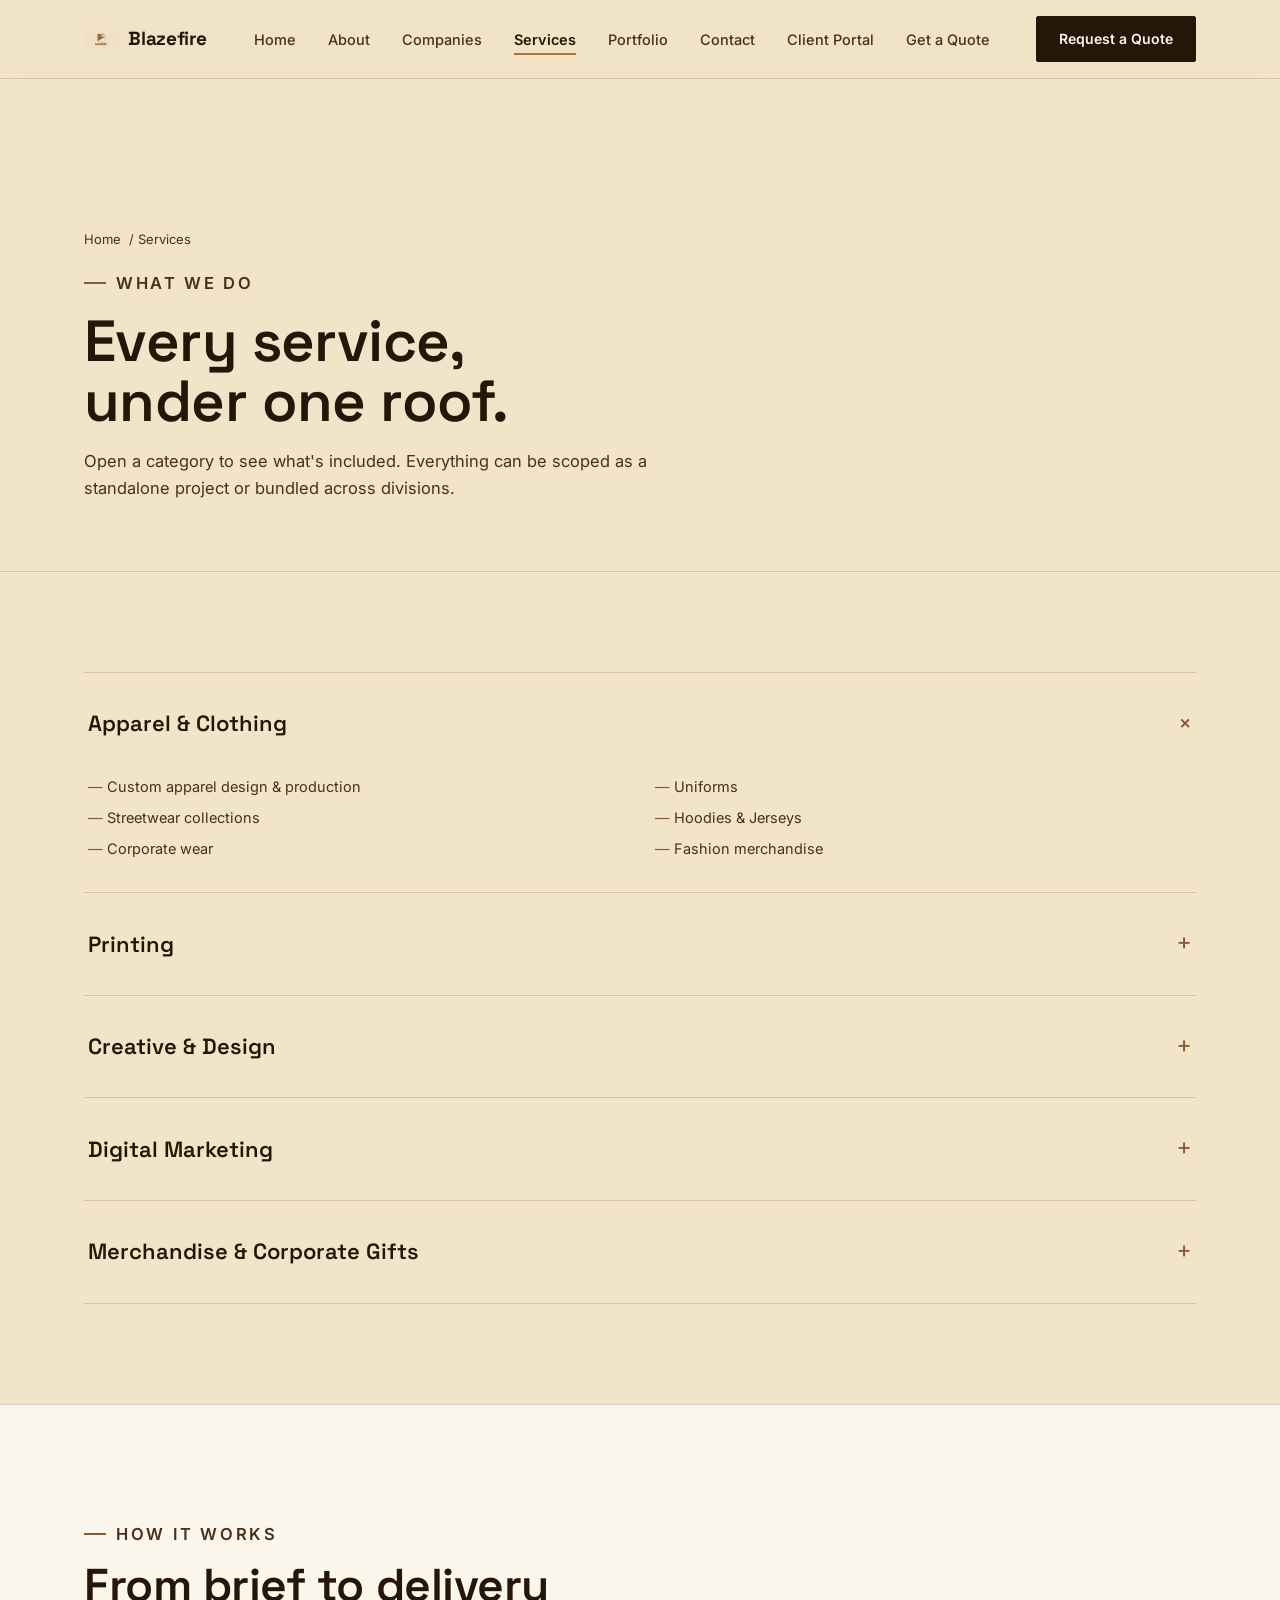
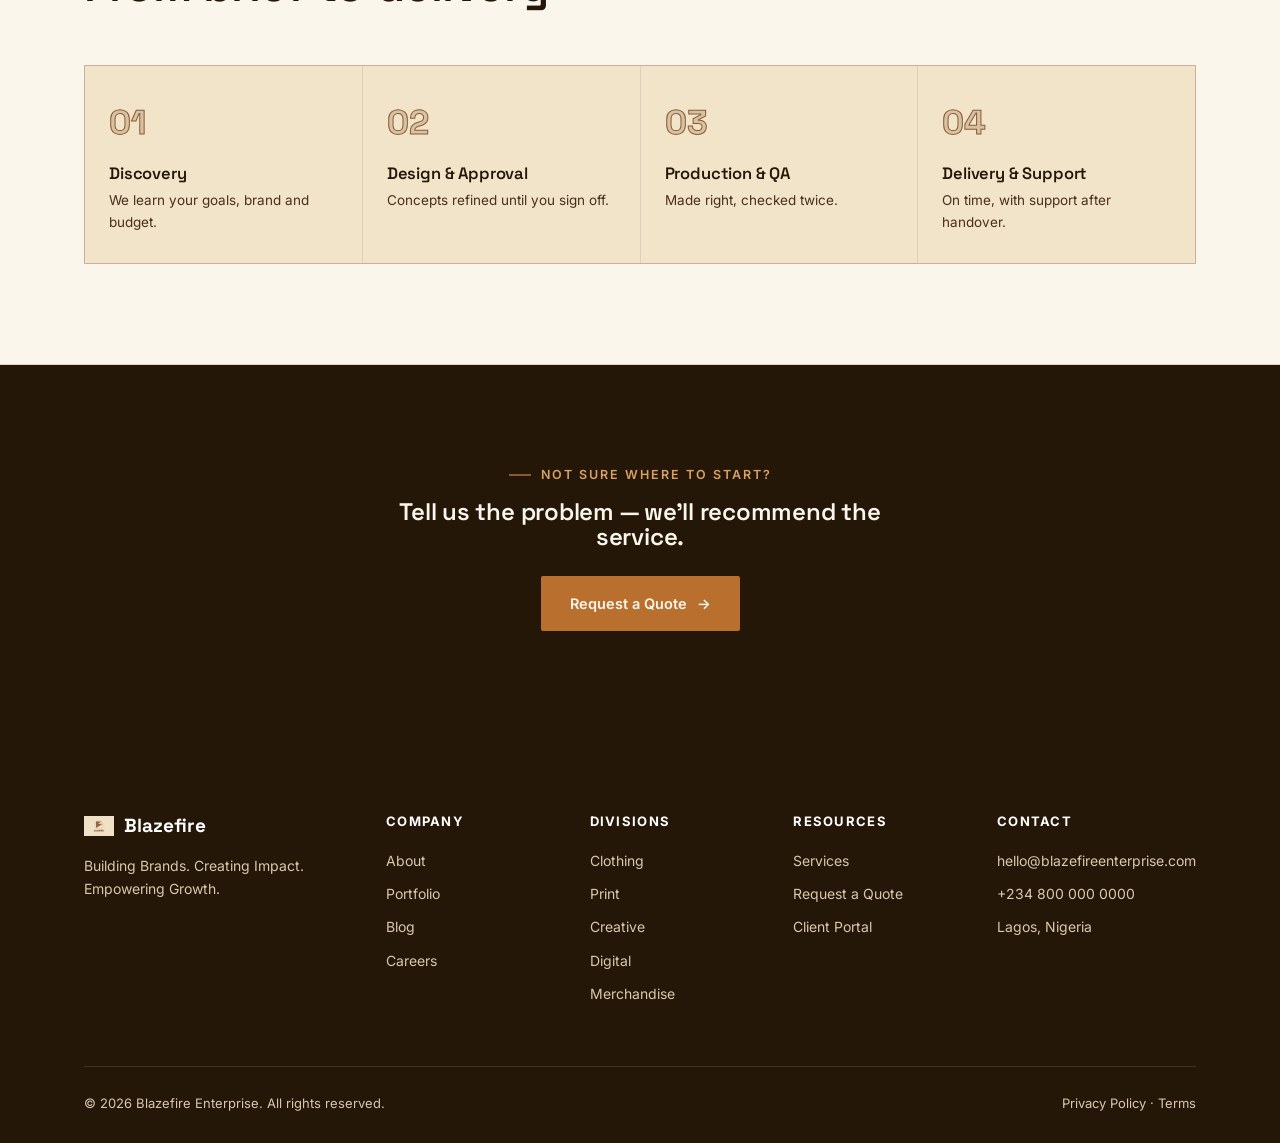
<file: services.html>
<!DOCTYPE html>
<html lang="en">
<head>
<meta charset="UTF-8">
<meta name="viewport" content="width=device-width, initial-scale=1.0">
<title>Services — Blazefire Enterprise</title>
<link rel="icon" href="assets/logo.jpeg">
<link rel="manifest" href="manifest.json">
<link rel="apple-touch-icon" href="assets/icon-192.png">
<meta name="theme-color" content="#241708">
<link rel="stylesheet" href="assets/style.css">
</head>
<body>
<nav class="nav">
  <div class="nav-inner">
    <a href="index.html" class="nav-brand"><img src="assets/logo.jpeg" alt="Blazefire Enterprise logo"> Blazefire</a>
    <div class="nav-links">
      <a href="index.html">Home</a>
      <a href="about.html">About</a>
      <a href="companies.html">Companies</a>
      <a href="services.html" class="active">Services</a>
      <a href="portfolio.html">Portfolio</a>
      <a href="contact.html">Contact</a>
      <a href="portal.html">Client Portal</a>
      <a href="contact.html" class="nav-cta-mobile">Get a Quote</a>
    </div>
    <a href="contact.html" class="nav-cta">Request a Quote</a>
    <button class="nav-toggle" aria-label="Toggle menu"><svg width="24" height="24" viewBox="0 0 24 24" fill="none"><path d="M3 6H21M3 12H21M3 18H21" stroke="#241708" stroke-width="2" stroke-linecap="round"/></svg></button>
  </div>
</nav>

<header class="page-header">
  <div class="container">
    <div class="breadcrumb"><a href="index.html">Home</a> / Services</div>
    <p class="eyebrow">What we do</p>
    <h1>Every service,<br>under one roof.</h1>
    <p>Open a category to see what's included. Everything can be scoped as a standalone project or bundled across divisions.</p>
  </div>
</header>

<section>
  <div class="container">
    <div class="service-list reveal">
      <details class="service-row" open>
        <summary>Apparel & Clothing <span class="plus">+</span></summary>
        <div class="service-body">
          <ul><li>Custom apparel design & production</li><li>Streetwear collections</li><li>Corporate wear</li></ul>
          <ul><li>Uniforms</li><li>Hoodies & Jerseys</li><li>Fashion merchandise</li></ul>
        </div>
      </details>
      <details class="service-row">
        <summary>Printing <span class="plus">+</span></summary>
        <div class="service-body">
          <ul><li>DTF printing</li><li>Screen printing</li><li>Sublimation</li><li>Embroidery</li></ul>
          <ul><li>Large format printing</li><li>Heat transfer</li><li>Vinyl printing</li><li>Sticker printing</li></ul>
        </div>
      </details>
      <details class="service-row">
        <summary>Creative & Design <span class="plus">+</span></summary>
        <div class="service-body">
          <ul><li>Brand identity</li><li>Graphic design</li><li>Packaging design</li><li>Logo design</li></ul>
          <ul><li>Marketing design</li><li>Presentation design</li><li>UI/UX</li><li>Creative consulting</li></ul>
        </div>
      </details>
      <details class="service-row">
        <summary>Digital Marketing <span class="plus">+</span></summary>
        <div class="service-body">
          <ul><li>Social media management</li><li>SEO</li><li>Google Ads</li><li>Meta Ads</li></ul>
          <ul><li>Email marketing</li><li>Content creation</li><li>Brand strategy</li><li>Marketing consulting</li></ul>
        </div>
      </details>
      <details class="service-row">
        <summary>Merchandise & Corporate Gifts <span class="plus">+</span></summary>
        <div class="service-body">
          <ul><li>Corporate gifts</li><li>Souvenirs</li><li>Mugs & caps</li><li>Lanyards</li></ul>
          <ul><li>ID cards</li><li>Pens & notebooks</li><li>Awards</li><li>Gift boxes</li></ul>
        </div>
      </details>
    </div>
  </div>
</section>

<section class="section-alt">
  <div class="container">
    <div class="section-head reveal"><p class="eyebrow">How it Works</p><h2>From brief to delivery</h2></div>
    <div class="process-strip reveal">
      <div class="process-step"><span class="pn">01</span><h4>Discovery</h4><p>We learn your goals, brand and budget.</p></div>
      <div class="process-step"><span class="pn">02</span><h4>Design & Approval</h4><p>Concepts refined until you sign off.</p></div>
      <div class="process-step"><span class="pn">03</span><h4>Production & QA</h4><p>Made right, checked twice.</p></div>
      <div class="process-step"><span class="pn">04</span><h4>Delivery & Support</h4><p>On time, with support after handover.</p></div>
    </div>
  </div>
</section>

<section class="section-dark">
  <div class="container" style="text-align:center; max-width:700px;">
    <p class="eyebrow" style="justify-content:center; color:#D9A063;">Not sure where to start?</p>
    <h2 style="margin-top:14px;">Tell us the problem — we'll recommend the service.</h2>
    <a href="contact.html" class="btn btn-primary" style="margin-top:26px; background:var(--ochre-bright);">Request a Quote <span class="btn-arrow">→</span></a>
  </div>
</section>

<footer>
  <div class="container">
    <div class="footer-grid">
      <div><div class="footer-brand"><img src="assets/logo.jpeg" alt=""> Blazefire</div><p style="font-size:14px; max-width:32ch;">Building Brands. Creating Impact. Empowering Growth.</p></div>
      <div><h5>Company</h5><ul><li><a href="about.html">About</a></li><li><a href="portfolio.html">Portfolio</a></li><li><a href="blog.html">Blog</a></li><li><a href="careers.html">Careers</a></li></ul></div>
      <div><h5>Divisions</h5><ul><li><a href="companies.html#clothing">Clothing</a></li><li><a href="companies.html#print">Print</a></li><li><a href="companies.html#creative">Creative</a></li><li><a href="companies.html#digital">Digital</a></li><li><a href="companies.html#merchandise">Merchandise</a></li></ul></div>
      <div><h5>Resources</h5><ul><li><a href="services.html">Services</a></li><li><a href="contact.html">Request a Quote</a></li><li><a href="portal.html">Client Portal</a></li></ul></div>
      <div><h5>Contact</h5><ul><li>hello@blazefireenterprise.com</li><li>+234 800 000 0000</li><li>Lagos, Nigeria</li></ul></div>
    </div>
    <div class="footer-bottom"><span>© 2026 Blazefire Enterprise. All rights reserved.</span><div><a href="#">Privacy Policy</a> · <a href="#">Terms</a></div></div>
  </div>
</footer>
<script src="assets/main.js"></script>
</body>
</html>
</file>
<file: assets/style.css>
/* ============================================================
   BLAZEFIRE ENTERPRISE — DESIGN SYSTEM
   Palette drawn from brand mark: raw ochre / espresso / parchment
   Type: Space Grotesk (display) + Inter (body)
   Signature motif: the "cut edge" — a diagonal torn/cut line
   referencing print, vinyl-cutting & DTF craft, echoing the
   jagged lightning-flash of the logo's B.
   ============================================================ */

@import url('https://fonts.googleapis.com/css2?family=Space+Grotesk:wght@400;500;600;700&family=Inter:wght@400;500;600;700&display=swap');

:root{
  --parchment: #F1E4C8;
  --parchment-soft: #FBF6EB;
  --espresso: #241708;
  --umber: #4A2F1C;
  --ochre: #8A5A34;
  --ochre-bright: #B9702F;
  --ochre-line: rgba(138,90,52,0.25);

  --font-display: 'Space Grotesk', sans-serif;
  --font-body: 'Inter', sans-serif;

  --max: 1240px;
  --pad: clamp(20px, 5vw, 64px);
  --radius: 2px;

  --ease: cubic-bezier(.16,.84,.44,1);
}

*{box-sizing:border-box; margin:0; padding:0;}
html{scroll-behavior:smooth;}
@media (prefers-reduced-motion: reduce){
  html{scroll-behavior:auto;}
  *{animation-duration:0.001ms !important; animation-iteration-count:1 !important; transition-duration:0.001ms !important;}
}

body{
  background:var(--parchment);
  color:var(--espresso);
  font-family:var(--font-body);
  font-size:16px;
  line-height:1.6;
  -webkit-font-smoothing:antialiased;
  overflow-x:hidden;
}

a{color:inherit; text-decoration:none;}
img{max-width:100%; display:block;}
button{font-family:inherit; cursor:pointer;}
ul{list-style:none;}

h1,h2,h3,h4{
  font-family:var(--font-display);
  font-weight:600;
  letter-spacing:-0.01em;
  line-height:1.05;
  color:var(--espresso);
}

.eyebrow{
  font-family:var(--font-body);
  font-weight:600;
  font-size:12.5px;
  letter-spacing:0.16em;
  text-transform:uppercase;
  color:var(--ochre);
  display:flex;
  align-items:center;
  gap:10px;
}
.eyebrow::before{
  content:'';
  width:22px; height:2px;
  background:var(--ochre);
  display:inline-block;
}

.container{max-width:var(--max); margin:0 auto; padding-left:var(--pad); padding-right:var(--pad);}

:focus-visible{outline:3px solid var(--ochre-bright); outline-offset:3px;}

/* ---------- CUT-EDGE SIGNATURE DIVIDER ---------- */
.cut-edge{
  position:relative;
  height:46px;
  width:100%;
  overflow:hidden;
  display:block;
}
.cut-edge svg{width:100%; height:100%; display:block;}

/* ---------- NAV ---------- */
.nav{
  position:sticky; top:0; z-index:100;
  background:rgba(241,228,200,0.86);
  backdrop-filter:blur(10px);
  border-bottom:1px solid var(--ochre-line);
}
.nav-inner{
  display:flex; align-items:center; justify-content:space-between;
  padding:16px var(--pad);
  max-width:var(--max); margin:0 auto;
}
.nav-brand{display:flex; align-items:center; gap:10px; font-family:var(--font-display); font-weight:700; font-size:19px; letter-spacing:-0.01em;}
.nav-brand img{width:34px; height:34px; object-fit:contain;}
.nav-links{display:flex; gap:32px; align-items:center;}
.nav-links a{
  font-size:14.5px; font-weight:500; color:var(--umber);
  position:relative; padding:4px 0;
}
.nav-links a::after{
  content:''; position:absolute; left:0; bottom:0; width:0; height:2px;
  background:var(--ochre-bright); transition:width .3s var(--ease);
}
.nav-links a:hover::after, .nav-links a.active::after{width:100%;}
.nav-links a.active{color:var(--espresso); font-weight:600;}
.nav-cta{
  background:var(--espresso); color:var(--parchment-soft);
  padding:11px 22px; font-size:14px; font-weight:600;
  border-radius:var(--radius); transition:transform .25s var(--ease), background .25s;
  border:1px solid var(--espresso);
}
.nav-cta:hover{background:var(--ochre-bright); border-color:var(--ochre-bright); transform:translateY(-1px);}
.nav-toggle{display:none; background:none; border:none;}

@media (max-width:940px){
  .nav-links{
    position:fixed; inset:64px 0 0 0; background:var(--parchment);
    flex-direction:column; padding:40px var(--pad); gap:26px;
    transform:translateX(100%); transition:transform .35s var(--ease);
  }
  .nav-links.open{transform:translateX(0);}
  .nav-links a{font-size:20px;}
  .nav-toggle{display:block;}
  .nav-cta{display:none;}
  .nav-links .nav-cta-mobile{display:inline-block; background:var(--espresso); color:var(--parchment-soft); padding:12px 24px; border-radius:var(--radius);}
}

/* ---------- BUTTONS ---------- */
.btn{
  display:inline-flex; align-items:center; gap:10px;
  padding:15px 28px; font-size:14.5px; font-weight:600;
  border-radius:var(--radius); border:1.5px solid transparent;
  transition:transform .25s var(--ease), background .25s, color .25s, border-color .25s;
  white-space:nowrap;
}
.btn-primary{background:var(--espresso); color:var(--parchment-soft);}
.btn-primary:hover{background:var(--ochre-bright); transform:translateY(-2px);}
.btn-outline{border-color:var(--espresso); color:var(--espresso);}
.btn-outline:hover{background:var(--espresso); color:var(--parchment-soft); transform:translateY(-2px);}
.btn-arrow{transition:transform .25s var(--ease);}
.btn:hover .btn-arrow{transform:translateX(4px);}

/* ---------- HERO ---------- */
.hero{
  position:relative;
  padding:120px var(--pad) 90px;
  max-width:var(--max); margin:0 auto;
  display:grid; grid-template-columns:1.15fr 0.85fr; gap:60px;
  align-items:center;
}
.hero-mark{
  position:absolute; top:-40px; right:0; width:340px; opacity:0.08; pointer-events:none;
}
.hero h1{
  font-size:clamp(42px, 6.4vw, 84px);
  margin:18px 0 22px;
}
.hero h1 em{font-style:normal; color:var(--ochre);}
.hero p.lead{font-size:18px; color:var(--umber); max-width:46ch; margin-bottom:34px;}
.hero-actions{display:flex; gap:16px; flex-wrap:wrap;}
.hero-visual{
  position:relative; aspect-ratio:1/1.05; background:var(--espresso);
  border-radius:var(--radius); overflow:hidden;
  display:flex; align-items:center; justify-content:center;
}
.hero-visual img{width:58%; filter:invert(1) brightness(1.6) sepia(1) hue-rotate(-10deg) saturate(2);}
.hero-visual .spark{position:absolute; inset:0;}

@media (max-width:940px){
  .hero{grid-template-columns:1fr; padding-top:90px;}
  .hero-visual{order:-1; max-width:320px; margin:0 auto;}
}

/* ---------- SECTION SCAFFOLD ---------- */
section{padding:100px 0;}
.section-head{max-width:640px; margin-bottom:56px;}
.section-head h2{font-size:clamp(30px, 4vw, 46px); margin-top:14px;}
.section-head p{color:var(--umber); margin-top:16px; font-size:16.5px;}
.section-alt{background:var(--parchment-soft); border-top:1px solid var(--ochre-line); border-bottom:1px solid var(--ochre-line);}
.section-dark{background:var(--espresso); color:var(--parchment-soft);}
.section-dark h2, .section-dark h3, .section-dark h4{color:var(--parchment-soft);}
.section-dark p{color:#D9C8AE;}

/* ---------- TRUST STRIP ---------- */
.trust-strip{padding:44px 0; border-top:1px solid var(--ochre-line); border-bottom:1px solid var(--ochre-line);}
.trust-strip .container{display:flex; align-items:center; justify-content:space-between; gap:24px; flex-wrap:wrap;}
.trust-strip .label{font-size:13px; text-transform:uppercase; letter-spacing:.12em; color:var(--umber); font-weight:600;}
.trust-row{display:flex; gap:38px; flex-wrap:wrap; font-family:var(--font-display); font-weight:600; font-size:15px; color:var(--umber); opacity:.75;}

/* ---------- SUBSIDIARY GRID ---------- */
.eco-grid{display:grid; grid-template-columns:repeat(5,1fr); gap:1px; background:var(--ochre-line); border:1px solid var(--ochre-line);}
.eco-card{
  background:var(--parchment); padding:34px 26px; min-height:260px;
  display:flex; flex-direction:column; justify-content:space-between;
  transition:background .3s var(--ease), color .3s var(--ease);
  position:relative; overflow:hidden;
}
.eco-card:hover{background:var(--espresso); color:var(--parchment-soft);}
.eco-card:hover h3, .eco-card:hover .eco-num{color:var(--parchment-soft);}
.eco-card:hover .eco-tags li{color:#D9C8AE;}
.eco-num{font-family:var(--font-display); font-size:13px; color:var(--ochre); font-weight:600;}
.eco-card h3{font-size:20px; margin:16px 0 12px;}
.eco-tags{font-size:13px; color:var(--umber); line-height:1.9;}
.eco-tags li{transition:color .3s var(--ease);}
.eco-link{margin-top:18px; font-size:13px; font-weight:600; display:inline-flex; align-items:center; gap:6px;}

@media (max-width:1080px){.eco-grid{grid-template-columns:repeat(3,1fr);}}
@media (max-width:680px){.eco-grid{grid-template-columns:1fr 1fr;}}
@media (max-width:460px){.eco-grid{grid-template-columns:1fr;}}

/* ---------- SERVICE CARDS (accordion) ---------- */
.service-list{border-top:1px solid var(--ochre-line);}
.service-row{border-bottom:1px solid var(--ochre-line);}
.service-row summary{
  list-style:none; cursor:pointer;
  display:flex; align-items:center; justify-content:space-between;
  padding:30px 4px; font-family:var(--font-display); font-size:22px; font-weight:600;
}
.service-row summary::-webkit-details-marker{display:none;}
.service-row summary .plus{font-size:26px; font-weight:400; color:var(--ochre); transition:transform .3s var(--ease); flex-shrink:0; margin-left:20px;}
.service-row[open] summary .plus{transform:rotate(45deg);}
.service-body{padding:0 4px 32px; display:grid; grid-template-columns:1fr 1fr; gap:30px; color:var(--umber);}
.service-body ul{display:flex; flex-direction:column; gap:8px; font-size:14.5px;}
.service-body ul li::before{content:'— '; color:var(--ochre);}
@media (max-width:680px){.service-body{grid-template-columns:1fr;} .service-row summary{font-size:18px;}}

/* ---------- STATS ---------- */
.stats-grid{display:grid; grid-template-columns:repeat(4,1fr); gap:1px; background:rgba(217,200,174,0.2);}
.stat{padding:40px 20px; text-align:center;}
.stat .num{font-family:var(--font-display); font-size:clamp(36px,4vw,54px); font-weight:700; color:var(--ochre-bright);}
.stat .lbl{font-size:13px; text-transform:uppercase; letter-spacing:.1em; margin-top:8px; color:#D9C8AE;}
@media (max-width:680px){.stats-grid{grid-template-columns:1fr 1fr;}}

/* ---------- TIMELINE ---------- */
.timeline{position:relative; padding-left:36px;}
.timeline::before{content:''; position:absolute; left:5px; top:6px; bottom:6px; width:2px; background:var(--ochre-line);}
.tl-item{position:relative; padding-bottom:48px;}
.tl-item::before{content:''; position:absolute; left:-36px; top:4px; width:12px; height:12px; border-radius:50%; background:var(--ochre-bright); border:3px solid var(--parchment);}
.tl-item .tl-year{font-family:var(--font-display); font-weight:700; color:var(--ochre); font-size:14px; letter-spacing:.05em;}
.tl-item h4{margin:8px 0 6px; font-size:20px;}
.tl-item p{color:var(--umber); font-size:15px; max-width:56ch;}

/* ---------- CARD GRID (generic) ---------- */
.card-grid{display:grid; grid-template-columns:repeat(3,1fr); gap:28px;}
.card{background:var(--parchment-soft); border:1px solid var(--ochre-line); padding:32px; border-radius:var(--radius); transition:transform .3s var(--ease), box-shadow .3s var(--ease);}
.card:hover{transform:translateY(-5px); box-shadow:0 18px 40px rgba(36,23,8,0.1);}
.card .icon{width:44px; height:44px; margin-bottom:20px;}
.card h3{font-size:19px; margin-bottom:10px;}
.card p{color:var(--umber); font-size:14.5px;}
@media (max-width:900px){.card-grid{grid-template-columns:1fr 1fr;}}
@media (max-width:560px){.card-grid{grid-template-columns:1fr;}}

/* ---------- PROCESS ---------- */
.process-strip{display:grid; grid-template-columns:repeat(4,1fr); gap:1px; background:var(--ochre-line); border:1px solid var(--ochre-line);}
.process-step{background:var(--parchment); padding:30px 24px;}
.process-step .pn{font-family:var(--font-display); font-size:34px; font-weight:700; color:var(--ochre-line); -webkit-text-stroke:1px var(--ochre);}
.process-step h4{margin:14px 0 8px; font-size:16.5px;}
.process-step p{font-size:13.5px; color:var(--umber);}
@media (max-width:900px){.process-strip{grid-template-columns:1fr 1fr;}}
@media (max-width:520px){.process-strip{grid-template-columns:1fr;}}

/* ---------- PORTFOLIO ---------- */
.filter-bar{display:flex; gap:10px; flex-wrap:wrap; margin-bottom:40px;}
.filter-btn{
  padding:9px 18px; font-size:13px; font-weight:600; border:1.5px solid var(--ochre-line);
  border-radius:20px; background:transparent; color:var(--umber); transition:all .25s var(--ease);
}
.filter-btn.active, .filter-btn:hover{background:var(--espresso); color:var(--parchment-soft); border-color:var(--espresso);}
.portfolio-grid{columns:3 260px; column-gap:20px;}
.pf-item{break-inside:avoid; margin-bottom:20px; position:relative; overflow:hidden; border-radius:var(--radius); cursor:pointer;}
.pf-item img{width:100%; transition:transform .5s var(--ease);}
.pf-item:hover img{transform:scale(1.06);}
.pf-tag{position:absolute; bottom:0; left:0; right:0; padding:18px; background:linear-gradient(to top, rgba(36,23,8,0.85), transparent); color:#fff;}
.pf-tag .cat{font-size:11px; text-transform:uppercase; letter-spacing:.1em; color:var(--ochre-bright); font-weight:600;}
.pf-tag h4{color:#fff; font-size:16px; margin-top:4px;}

/* ---------- TESTIMONIAL ---------- */
.testi-track{overflow:hidden; position:relative;}
.testi-slide{display:none; max-width:760px; margin:0 auto; text-align:center;}
.testi-slide.active{display:block; animation:fadeUp .6s var(--ease);}
.testi-slide p{font-family:var(--font-display); font-size:clamp(20px,2.6vw,28px); font-weight:500; line-height:1.4;}
.testi-slide .who{margin-top:24px; font-size:14px; color:var(--umber); font-weight:600;}
.testi-dots{display:flex; justify-content:center; gap:10px; margin-top:36px;}
.testi-dots button{width:9px; height:9px; border-radius:50%; border:none; background:var(--ochre-line);}
.testi-dots button.active{background:var(--ochre-bright); width:24px; border-radius:5px; transition:all .3s var(--ease);}
@keyframes fadeUp{from{opacity:0; transform:translateY(14px);} to{opacity:1; transform:translateY(0);}}

/* ---------- FORM ---------- */
.form-grid{display:grid; grid-template-columns:1fr 1fr; gap:20px;}
.field{display:flex; flex-direction:column; gap:8px;}
.field.full{grid-column:1/-1;}
.field label{font-size:13px; font-weight:600; color:var(--umber);}
.field input, .field select, .field textarea{
  background:var(--parchment-soft); border:1.5px solid var(--ochre-line); padding:13px 15px;
  border-radius:var(--radius); font-family:inherit; font-size:14.5px; color:var(--espresso);
  transition:border-color .25s;
}
.field input:focus, .field select:focus, .field textarea:focus{border-color:var(--ochre-bright); outline:none;}
.field textarea{resize:vertical; min-height:110px;}
@media (max-width:680px){.form-grid{grid-template-columns:1fr;}}

/* ---------- FOOTER ---------- */
footer{background:var(--espresso); color:#D9C8AE; padding:80px 0 30px;}
.footer-grid{display:grid; grid-template-columns:1.6fr 1fr 1fr 1fr 1.2fr; gap:40px; padding-bottom:60px; border-bottom:1px solid rgba(217,200,174,0.15);}
.footer-brand{display:flex; align-items:center; gap:10px; font-family:var(--font-display); font-weight:700; font-size:19px; color:#fff; margin-bottom:14px;}
.footer-brand img{width:30px;}
.footer-grid h5{color:#fff; font-size:13px; text-transform:uppercase; letter-spacing:.1em; margin-bottom:18px;}
.footer-grid ul{display:flex; flex-direction:column; gap:11px; font-size:14px;}
.footer-grid ul a:hover{color:#fff;}
.footer-bottom{display:flex; justify-content:space-between; align-items:center; padding-top:26px; font-size:13px; flex-wrap:wrap; gap:14px;}
.social-row{display:flex; gap:16px;}
.newsletter{display:flex; gap:0; margin-top:10px;}
.newsletter input{flex:1; padding:11px 14px; border:1px solid rgba(217,200,174,0.3); background:transparent; color:#fff; font-size:13.5px;}
.newsletter button{padding:11px 16px; background:var(--ochre-bright); color:#fff; border:none; font-weight:600; font-size:13px;}
@media (max-width:900px){.footer-grid{grid-template-columns:1fr 1fr; row-gap:36px;}}

/* ---------- REVEAL ON SCROLL ---------- */
.reveal{opacity:0; transform:translateY(24px); transition:opacity .7s var(--ease), transform .7s var(--ease);}
.reveal.in{opacity:1; transform:translateY(0);}

/* ---------- BADGES / MISC ---------- */
.pill{display:inline-block; padding:6px 14px; border:1px solid var(--ochre-line); border-radius:20px; font-size:12.5px; font-weight:600; color:var(--umber);}
.two-col{display:grid; grid-template-columns:1fr 1fr; gap:60px; align-items:center;}
@media (max-width:900px){.two-col{grid-template-columns:1fr;}}

/* ---------- PAGE HEADER (interior pages) ---------- */
.page-header{padding:150px 0 70px; border-bottom:1px solid var(--ochre-line);}
.page-header .eyebrow{margin-bottom:14px;}
.page-header h1{font-size:clamp(36px,5vw,58px);}
.page-header p{margin-top:16px; color:var(--umber); max-width:60ch; font-size:16.5px;}
.breadcrumb{font-size:13px; color:var(--umber); margin-bottom:20px; display:flex; gap:8px; align-items:center;}
.breadcrumb a:hover{color:var(--ochre-bright);}
</file>
